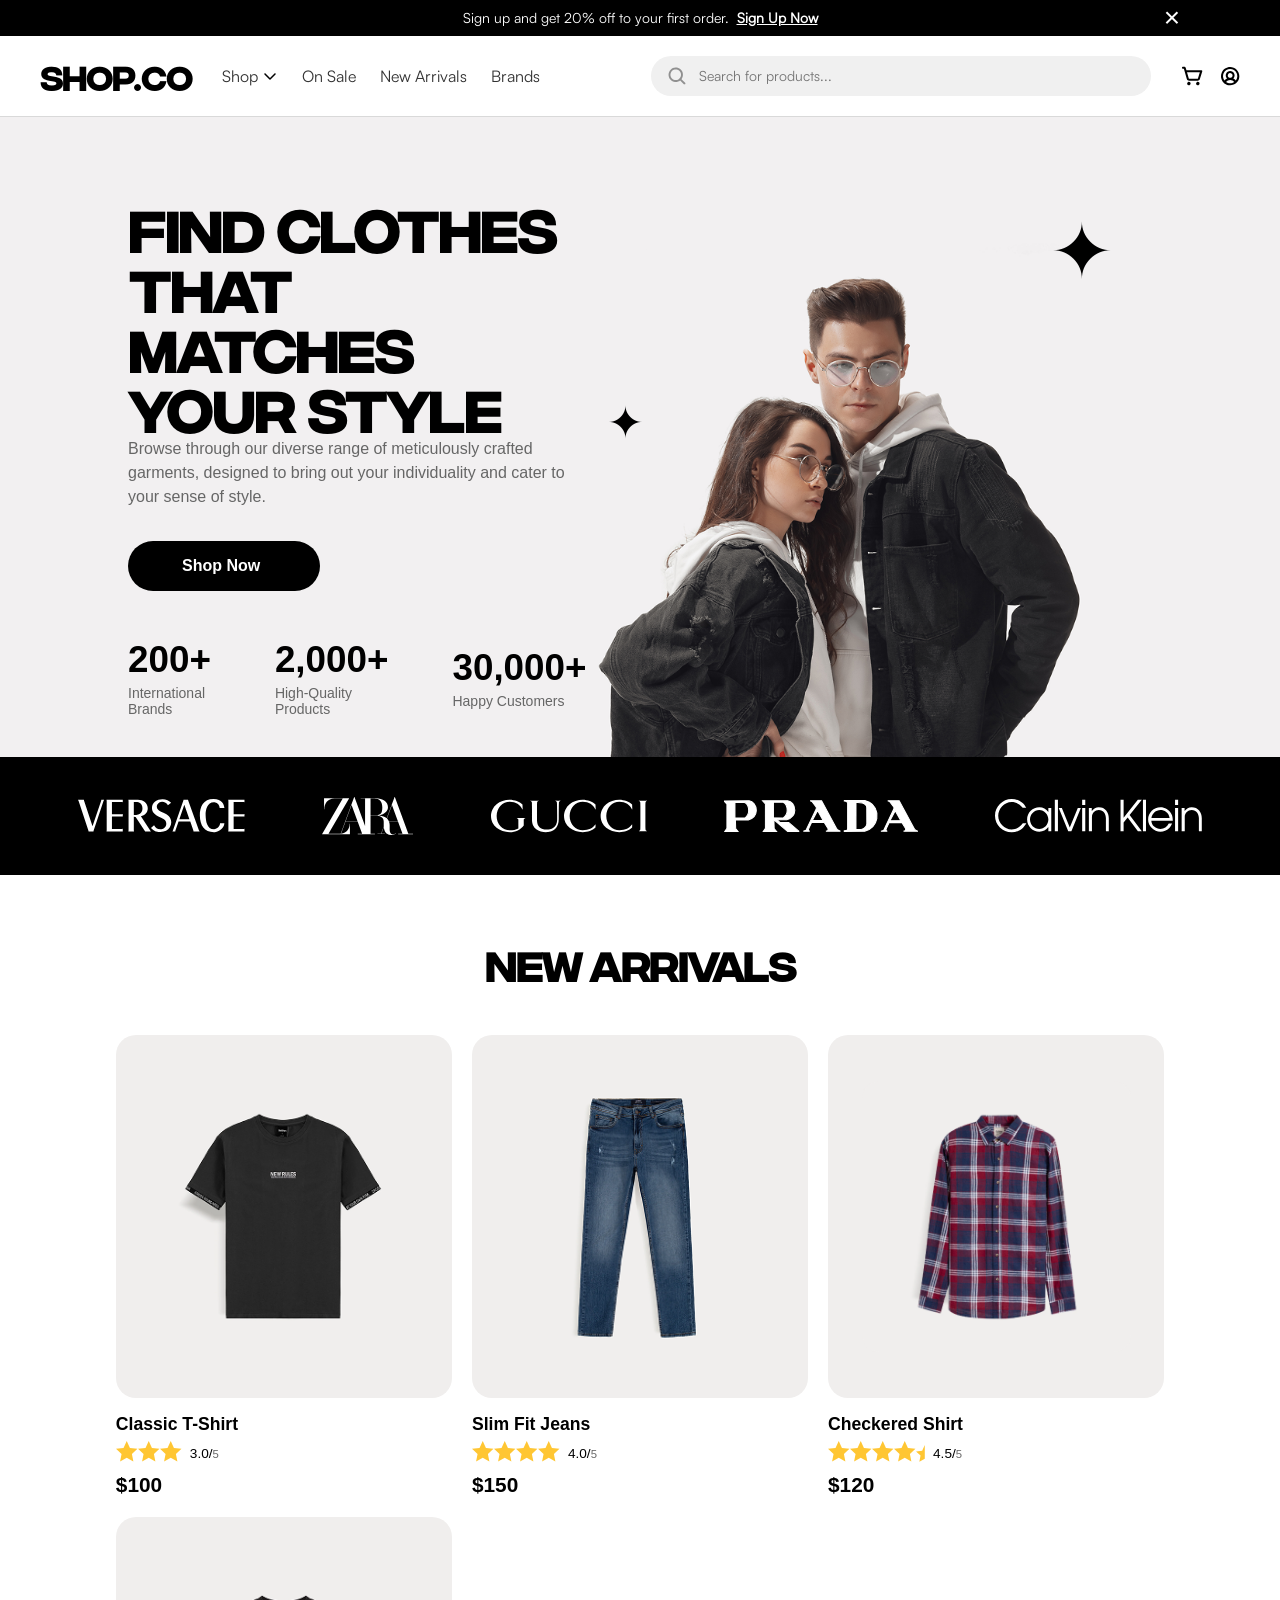
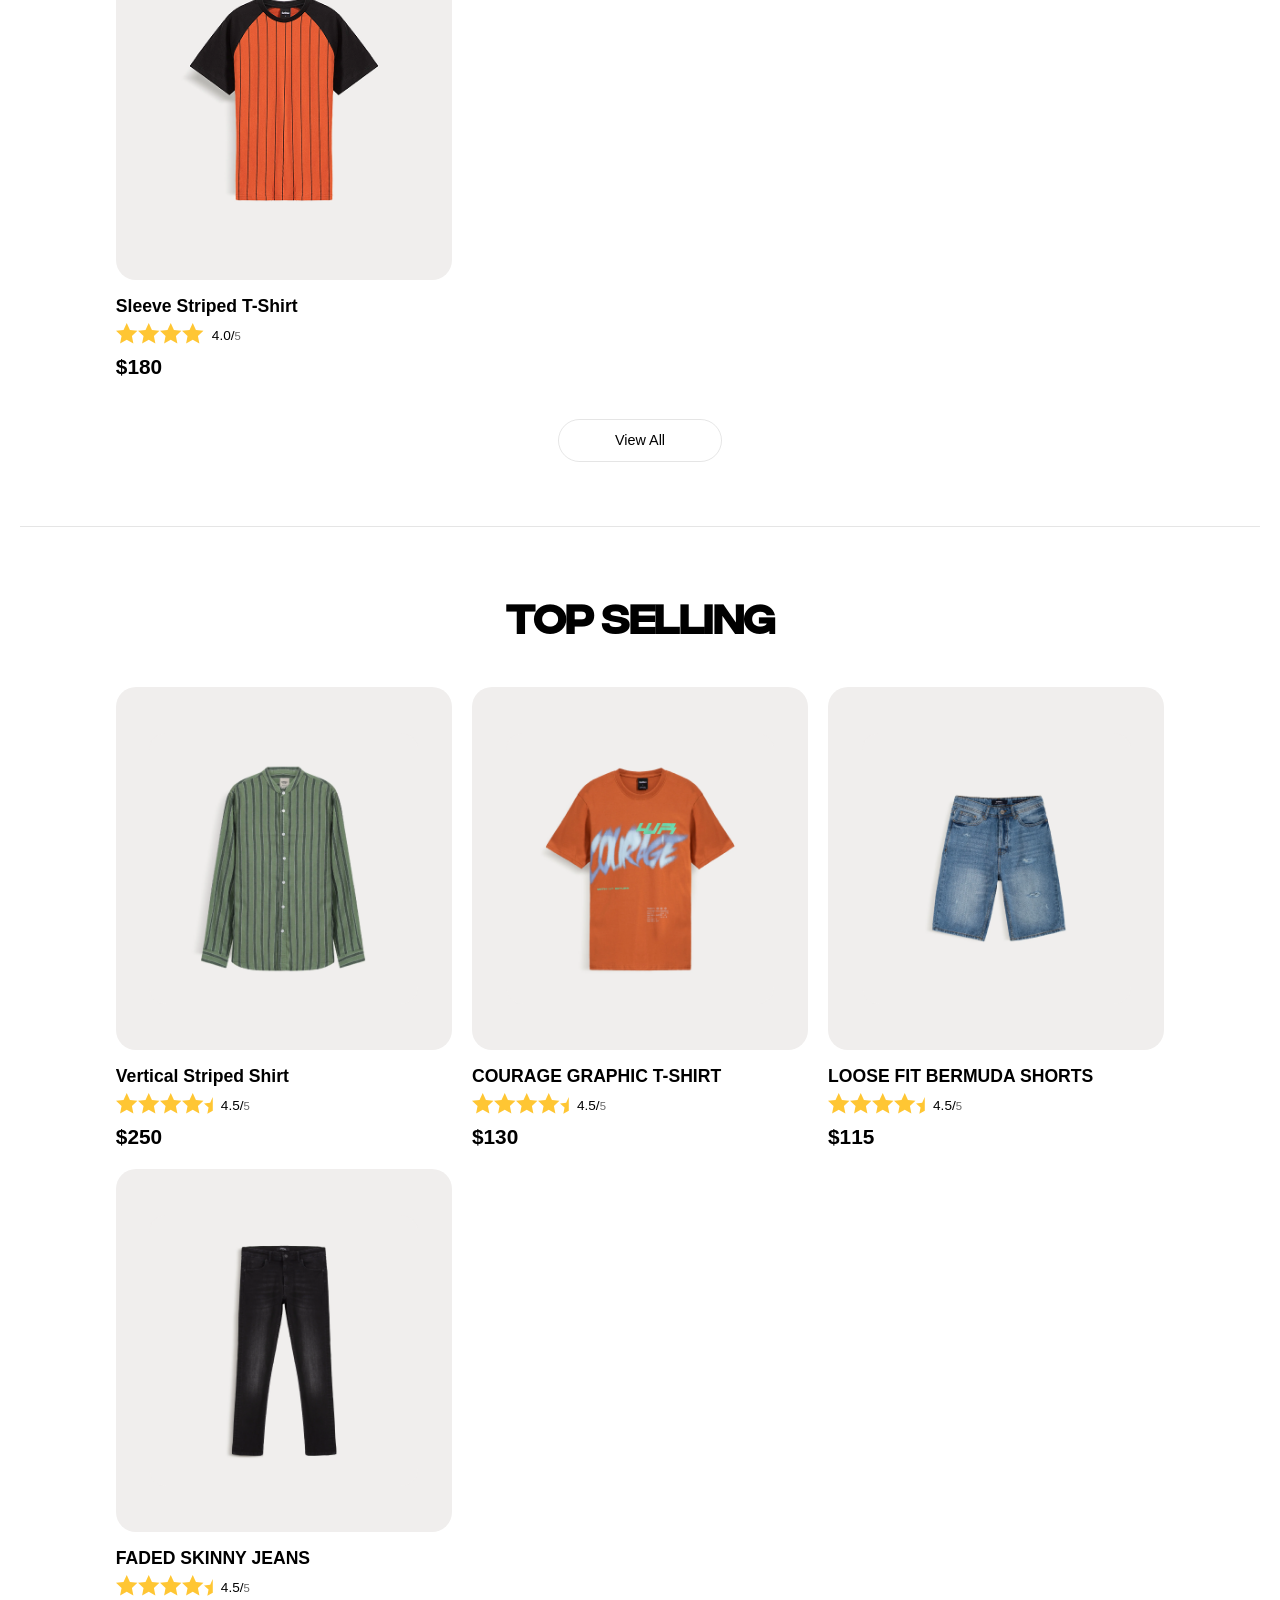
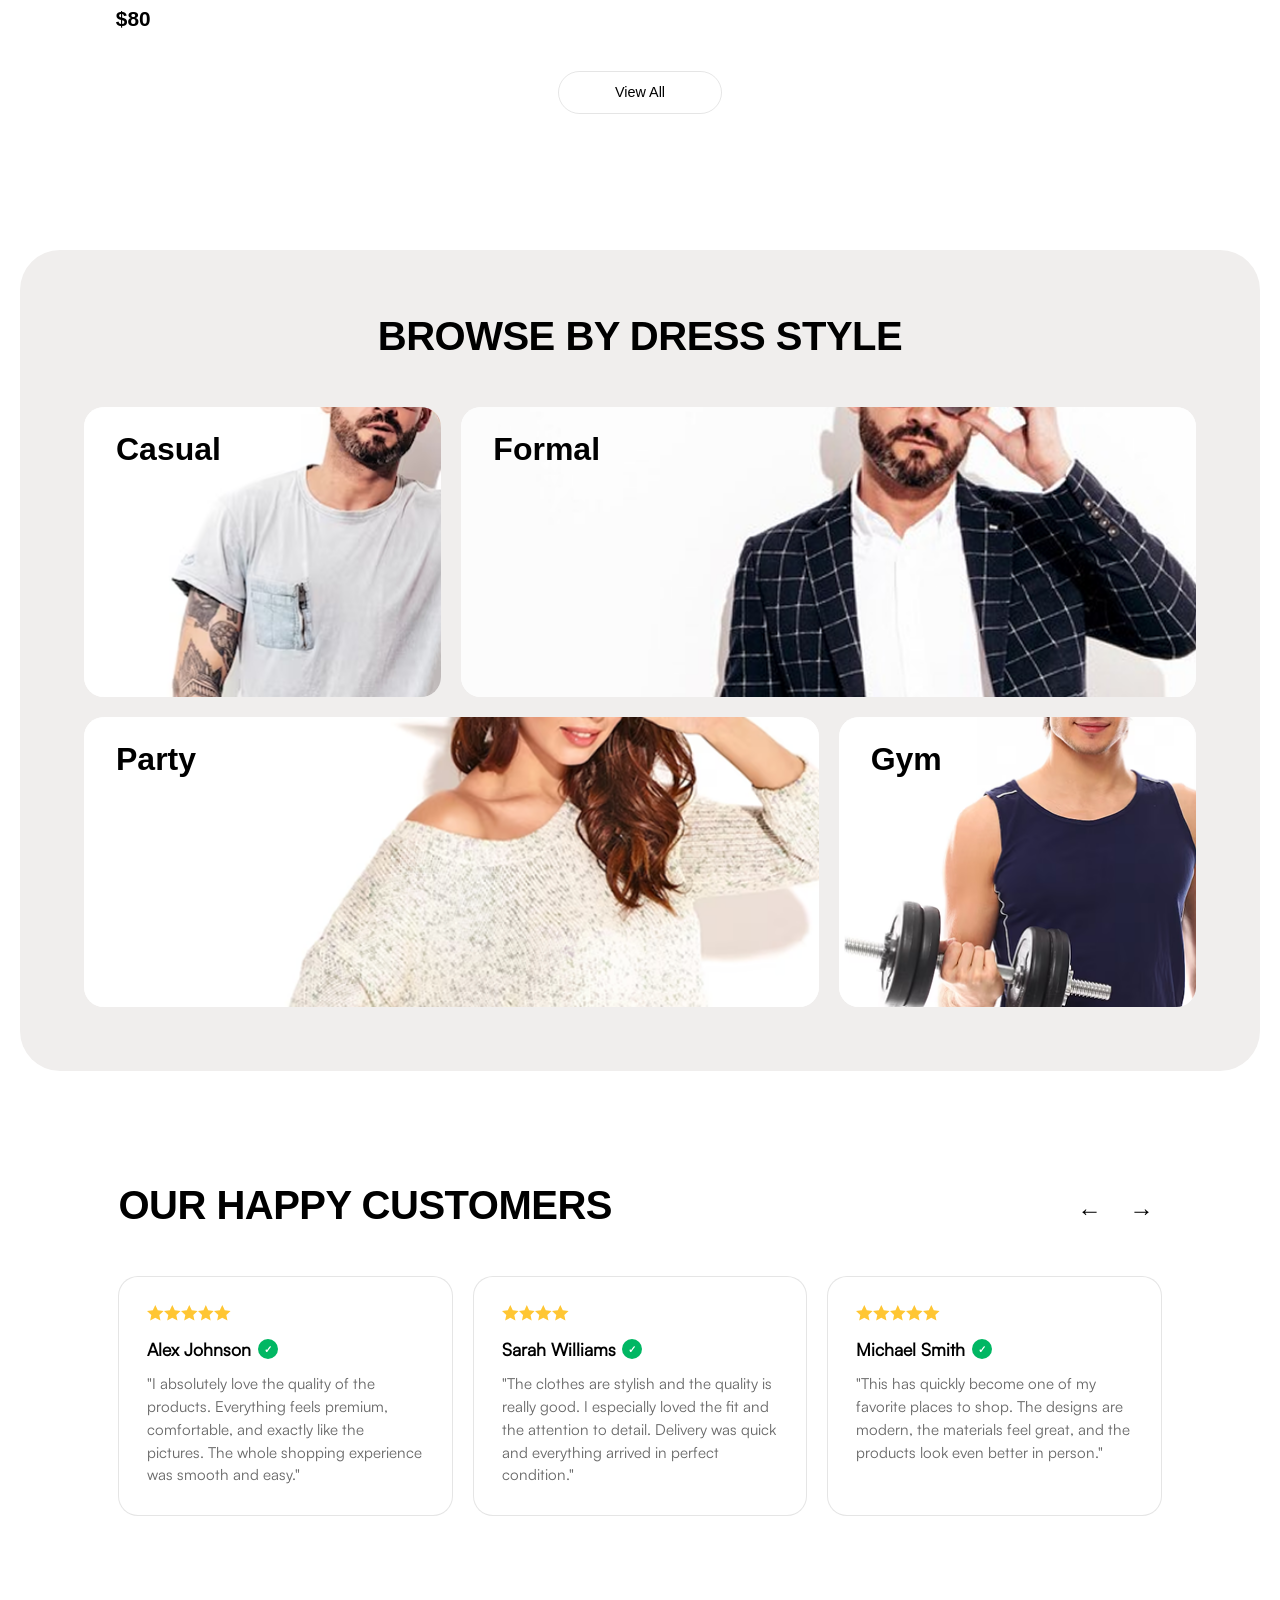
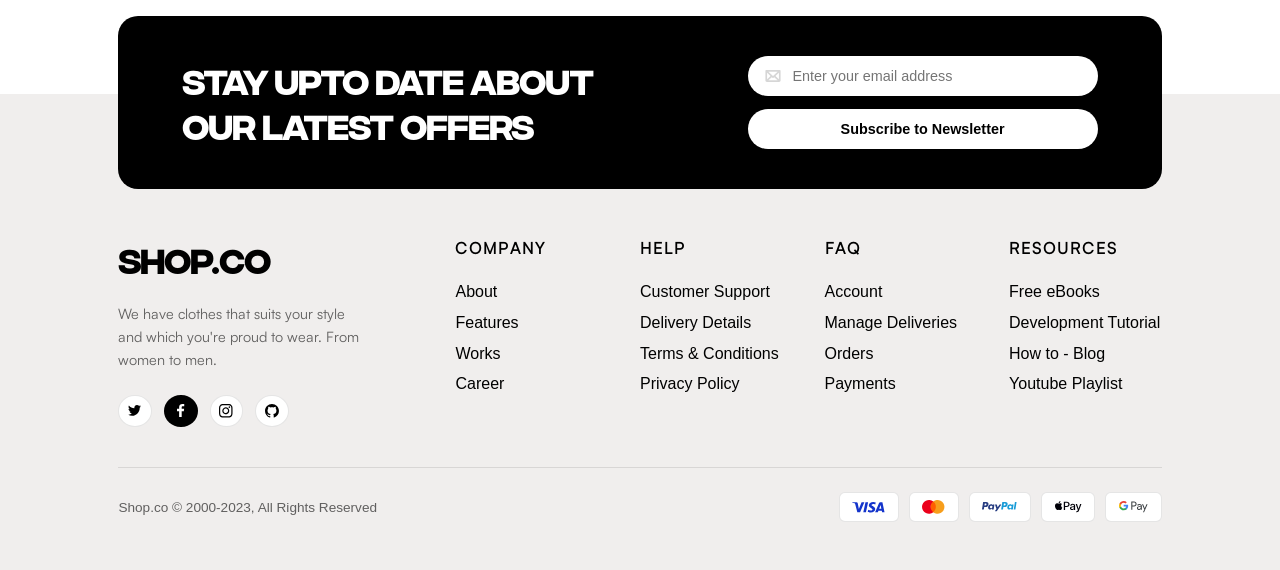
<file: index.html>
<!DOCTYPE html>
<html lang="en">

<head>
  <meta charset="UTF-8">
  <meta name="viewport" content="width=device-width, initial-scale=1.0">
  <title>SHOP.CO</title>
  <link rel="stylesheet" href="./css/style.css">
</head>

<body>

  <div class="top-banner">
    <p class="top-banner__text">
      Sign up and get 20% off to your first order.
      <a href="./login.html" class="top-banner__link">Sign Up Now</a>
    </p>
    <button class="top-banner__close" aria-label="Close banner">&times;</button>
  </div>

  <header class="header">
    <div class="header__container">
      <button class="header__hamburger" aria-label="Menu">
        <img src="./assets/icons/humburger.svg" class="header__hamburger-icon" alt="Menu">
      </button>


      <a href="#" class="header__logo">SHOP.CO</a>

      <nav class="header__nav">
        <ul class="header__menu">
          <li class="header__menu-item"><a href="#" class="header__link">Shop <img src="./assets/icons/down-arrow.svg"
                alt="search icon"></a></li>
          <li class="header__menu-item"><a href="#top-selling" class="header__link">On Sale</a></li>
          <li class="header__menu-item"><a href="#new-arrival" class="header__link">New Arrivals</a></li>
          <li class="header__menu-item"><a href="#brands" class="header__link">Brands</a></li>
        </ul>
      </nav>

      <div class="header__search">
        <span class="header__search-icon"><img src="./assets/icons/search-icon.svg" class="header__search-icon-image"
            alt="search icon"></span>
        <input type="text" class="header__search-input" placeholder="Search for products...">
      </div>

      <div class="header__actions">
        <a href="./cart.html" class="header__action-btn" aria-label="Cart"><img src="./assets/icons/cart-icon.svg"
            alt="cart icon" class="header__action-icon"></a>
        <div class="header__profile">
          <button class="header__action-btn" aria-label="Account">
            <img src="./assets/icons/user-icon.svg" alt="user" class="header__action-icon">
          </button>

          <div class="header__profile-dropdown">
            <a href="./profile.html" class="header__profile-link">
              Profile
            </a>

            <button class="header__logout-btn">
              Logout
            </button>
          </div>
        </div>
      </div>
    </div>
  </header>

  <section class="hero">
    <div class="hero__container">

      <div class="hero__content">
        <h1 class="hero__title">FIND CLOTHES<br>THAT MATCHES<br>YOUR STYLE</h1>

        <p class="hero__description">
          Browse through our diverse range of meticulously crafted garments, designed to bring out your individuality
          and cater to your sense of style.
        </p>

        <a href="#" class="hero__cta">Shop Now</a>

        <div class="hero__stats">
          <div class="hero__stat-item">
            <span class="hero__stat-number">200+</span>
            <span class="hero__stat-label">International Brands</span>
          </div>
          <div class="hero__stat-divider"></div>
          <div class="hero__stat-item">
            <span class="hero__stat-number">2,000+</span>
            <span class="hero__stat-label">High-Quality Products</span>
          </div>
          <div class="hero__stat-divider"></div>
          <div class="hero__stat-item">
            <span class="hero__stat-number">30,000+</span>
            <span class="hero__stat-label">Happy Customers</span>
          </div>
        </div>
      </div>

      <div class="hero__media">
        <span class="hero__star hero__star--large">&#10022;</span>
        <span class="hero__star hero__star--small">&#10022;</span>
        <img src="./assets/images/background-images/hero-bg.png" alt="Fashion Models" class="hero__image">
      </div>

    </div>
  </section>
  <section class="brands" id="brands">
    <div class="brands__container">
      <img src="./assets/icons/versace-icon.svg" alt="Versace" class="brands__logo">
      <img src="./assets/icons/zara-icon.svg" alt="Zara" class="brands__logo">
      <img src="./assets/icons/gucci-icon.svg" alt="Gucci" class="brands__logo">
      <img src="./assets/icons/prada-icon.svg" alt="Prada" class="brands__logo">
      <img src="./assets/icons/calvin-icon.svg" alt="Calvin Klein" class="brands__logo">
    </div>
  </section>

  <section class="products-section" id="new-arrival">

    <div class="products-container">
      <h2 class="products-section__title">NEW ARRIVALS</h2>

      <div class="products-grid" id="new-arrivals-grid">
      </div>

      <button class="products-section__btn" id="new-arrivals-btn">
        View All
      </button>
    </div>

    <hr class="products-section__divider" id="top-selling">

    <div class="products-container">
      <h2 class="products-section__title">TOP SELLING</h2>

      <div class="products-grid" id="top-selling-grid">
      </div>

      <button class="products-section__btn" id="top-selling-btn">
        View All
      </button>
    </div>

  </section>
  <section class="dress-style">
    <div class="dress-style__card">
      <h2 class="dress-style__title">BROWSE BY DRESS STYLE</h2>

      <div class="dress-style__grid">
        <div class="style-card style-card--small">
          <h3 class="style-card__title">Casual</h3>
          <img src="./assets/images/background-images/casual-1.png" alt="Casual Style" class="style-card__image">
        </div>
        <div class="style-card style-card--large">
          <h3 class="style-card__title">Formal</h3>
          <img src="./assets/images/background-images/formal-1.png" alt="Formal Style" class="style-card__image">
        </div>
        <div class="style-card style-card--large">
          <h3 class="style-card__title">Party</h3>
          <img src="./assets/images/background-images/party-1.png" alt="Party Style" class="style-card__image">
        </div>
        <div class="style-card style-card--small">
          <h3 class="style-card__title">Gym</h3>
          <img src="./assets/images/background-images/gym-1.png" alt="Gym Style" class="style-card__image">
        </div>
      </div>
    </div>
  </section>

  <section class="testimonials">
    <div class="testimonials__header">
      <h2 class="testimonials__title">OUR HAPPY CUSTOMERS</h2>
      <div class="testimonials__arrows">
        <button class="testimonials__arrow testimonials__arrow--prev" aria-label="Previous testimonial">&larr;</button>
        <button class="testimonials__arrow testimonials__arrow--next" aria-label="Next testimonial">&rarr;</button>
      </div>
    </div>

    <div class="testimonials__wrapper">
      <div class="testimonials__overlay testimonials__overlay--left"></div>

      <div class="testimonials__track"></div>

      <div class="testimonials__overlay testimonials__overlay--right"></div>
    </div>
  </section>

  <footer class="footer">
    <div class="footer__container">

      <div class="newsletter-card">
        <h2 class="newsletter-card__title">
          STAY UPTO DATE ABOUT<br>OUR LATEST OFFERS
        </h2>
        <div class="newsletter-card__form">
          <div class="newsletter-card__input-wrapper">
            <img src="./assets/icons/mail-icon.svg" alt="Mail Icon" class="input-icon">
            <input type="email" placeholder="Enter your email address" class="newsletter-card__input">
          </div>
          <button type="button" class="newsletter-card__btn">Subscribe to Newsletter</button>
        </div>
      </div>

      <div class="footer__main">
        <div class="footer__brand">
          <h2 class="footer__logo">SHOP.CO</h2>
          <p class="footer__desc">
            We have clothes that suits your style and which you're proud to wear. From women to men.
          </p>
          <div class="footer__socials">
            <a href="#" class="social-link" aria-label="Twitter">
              <img src="./assets/icons/twitter-icon.svg" alt="Twitter" class="social-icon">
            </a>
            <a href="#" class="social-link social-link--active" aria-label="Facebook">
              <img src="./assets/icons/facebook-icon.svg" alt="Facebook" class="social-icon">
            </a>
            <a href="#" class="social-link" aria-label="Instagram">
              <img src="./assets/icons/instagram-icon.svg" alt="Instagram" class="social-icon">
            </a>
            <a href="#" class="social-link" aria-label="GitHub">
              <img src="./assets/icons/github-icon.svg" alt="GitHub" class="social-icon">
            </a>
          </div>
        </div>

        <div class="footer__col">
          <h3 class="footer__col-title">COMPANY</h3>
          <ul class="footer__links">
            <li><a href="#">About</a></li>
            <li><a href="#">Features</a></li>
            <li><a href="#">Works</a></li>
            <li><a href="#">Career</a></li>
          </ul>
        </div>

        <div class="footer__col">
          <h3 class="footer__col-title">HELP</h3>
          <ul class="footer__links">
            <li><a class="footer__link" href="#">Customer Support</a></li>
            <li><a class="footer__link" href="#">Delivery Details</a></li>
            <li><a class="footer__link" href="#">Terms & Conditions</a></li>
            <li><a class="footer__link" href="#">Privacy Policy</a></li>
          </ul>
        </div>

        <div class="footer__col">
          <h3 class="footer__col-title">FAQ</h3>
          <ul class="footer__links">
            <li><a href="#">Account</a></li>
            <li><a href="#">Manage Deliveries</a></li>
            <li><a href="#">Orders</a></li>
            <li><a href="#">Payments</a></li>
          </ul>
        </div>

        <div class="footer__col">
          <h3 class="footer__col-title">RESOURCES</h3>
          <ul class="footer__links">
            <li><a href="#">Free eBooks</a></li>
            <li><a href="#">Development Tutorial</a></li>
            <li><a href="#">How to - Blog</a></li>
            <li><a href="#">Youtube Playlist</a></li>
          </ul>
        </div>
      </div>

      <hr class="footer__divider">

      <div class="footer__bottom">
        <p class="footer__copyright">
          Shop.co © 2000-2023, All Rights Reserved
        </p>
        <div class="footer__payments">
          <span class="payment-badge">
            <img src="./assets/icons/visa-icon.svg" alt="Visa" class="payment-icon">
          </span>
          <span class="payment-badge">
            <img src="./assets/icons/mastercard-icon.svg" alt="MasterCard" class="payment-icon">
          </span>
          <span class="payment-badge">
            <img src="./assets/icons/paypal-icon.svg" alt="PayPal" class="payment-icon">
          </span>
          <span class="payment-badge">
            <img src="./assets/icons/apple-pay-icon.svg" alt="Apple Pay" class="payment-icon">
          </span>
          <span class="payment-badge">
            <img src="./assets/icons/google-pay-icon.svg" alt="Google Pay" class="payment-icon">
          </span>
        </div>
      </div>

    </div>
  </footer>

</body>
<script src="./js/products.js" type="module"></script>

</html>
</file>
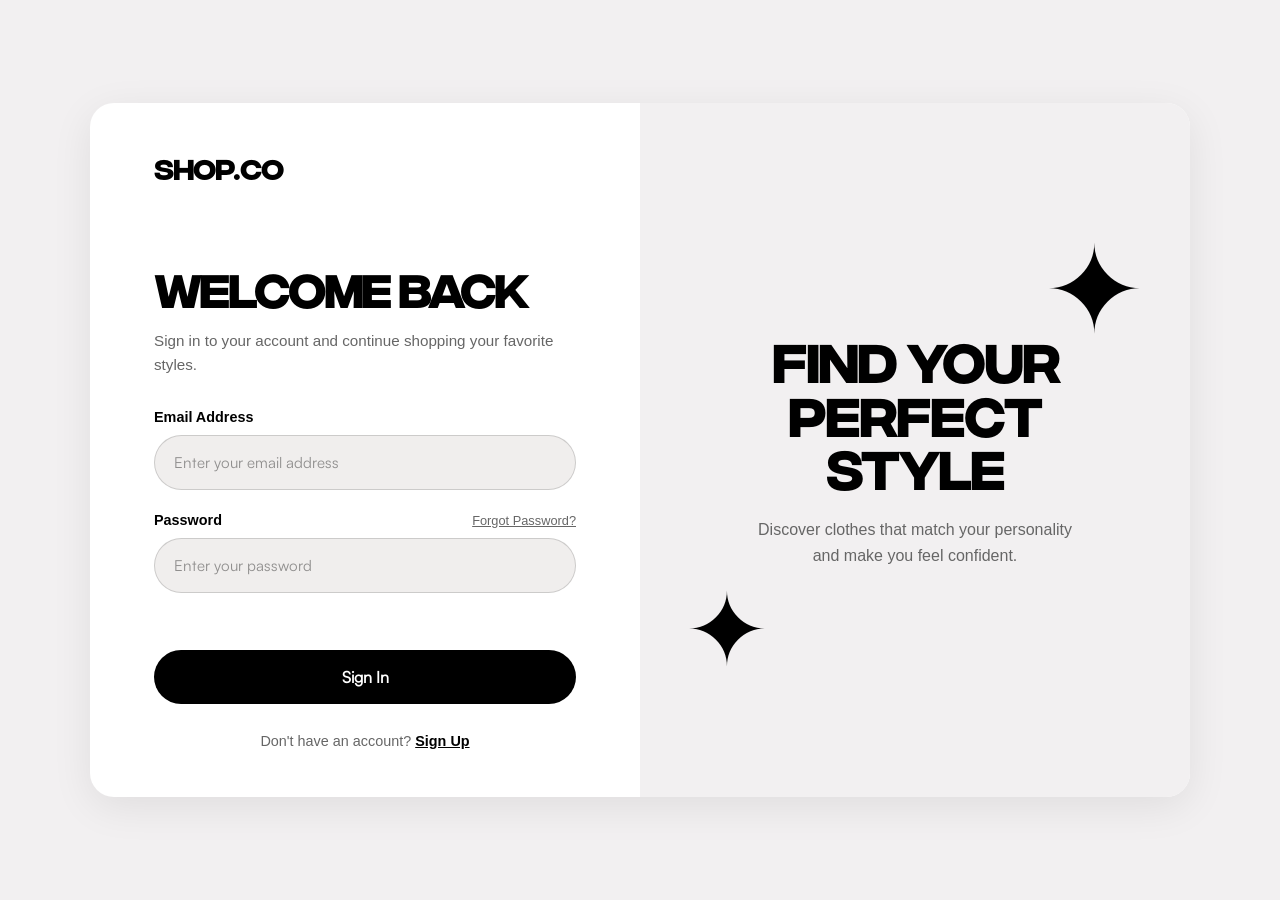
<file: cart.html>
<!DOCTYPE html>
<html lang="en">

<head>
    <meta charset="UTF-8">
    <meta name="viewport" content="width=device-width, initial-scale=1.0">
    <link rel="stylesheet" href="./css/style.css">
    <title>Cart Items</title>
</head>

<body>
    <div class="top-banner">
        <p class="top-banner__text">
            Sign up and get 20% off to your first order.
            <a href="./login.html" class="top-banner__link">Sign Up Now</a>
        </p>
        <button class="top-banner__close" aria-label="Close banner">&times;</button>
    </div>

    <header class="header">
        <div class="header__container">
            <button class="header__hamburger" aria-label="Menu">
                <img src="./assets/icons/humburger.svg" alt="Menu">
            </button>
            <a href="./index.html" class="header__logo">SHOP.CO</a>

            <nav class="header__nav">
                <ul class="header__menu">
                    <li class="header__menu-item"><a href="#" class="header__link">Shop <img
                                src="./assets/icons/down-arrow.svg" alt="search icon"></a></li>
                    <li class="header__menu-item"><a href="#" class="header__link">On Sale</a></li>
                    <li class="header__menu-item"><a href="#" class="header__link">New Arrivals</a></li>
                    <li class="header__menu-item"><a href="#" class="header__link">Brands</a></li>
                </ul>
            </nav>

            <div class="header__search">
                <span class="header__search-icon"><img src="./assets/icons/search-icon.svg" alt="search icon"></span>
                <input type="text" class="header__search-input" placeholder="Search for products...">
            </div>

            <div class="header__actions">
                <a href="./cart.html" class="header__action-btn" aria-label="Cart"><img
                        src="./assets/icons/cart-icon.svg" alt="cart icon"></a>
                <a class="header__action-btn" aria-label="Account"><img src="./assets/icons/user-icon.svg"
                        alt="user"></a>
            </div>
        </div>
    </header>
    <main class="cart-page">
        <div class="cart-page__container">

            <nav class="breadcrumb">
                <a href="#" class="breadcrumb__link">Home</a>
                <span class="breadcrumb__separator">&gt;</span>
                <span class="breadcrumb__current">Cart</span>
            </nav>

            <h1 class="cart-page__title">YOUR CART</h1>

            <div class="cart-layout">
                <div class="cart-items" id="cart-items"></div>

                <div class="order-summary">
                    <h2 class="order-summary__title">Order Summary</h2>

                    <div class="order-summary__row">
                        <span class="order-summary__label">Subtotal</span>
                        <span class="order-summary__value" id="summary-subtotal">$0</span>
                    </div>

                    <div class="order-summary__row">
                        <span class="order-summary__label" id="summary-discount-label">Discount (-0%)</span>
                        <span class="order-summary__value order-summary__value--discount"
                            id="summary-discount">-$0</span>
                    </div>

                    <div class="order-summary__row">
                        <span class="order-summary__label">Delivery Fee</span>
                        <span class="order-summary__value" id="summary-delivery">$15</span>
                    </div>

                    <hr class="order-summary__divider">

                    <div class="order-summary__row order-summary__row--total">
                        <span class="order-summary__label">Total</span>
                        <span class="order-summary__value" id="summary-total">$0</span>
                    </div>

                    <div class="promo-box">
                        <div class="promo-box__input-wrap">
                            <img class="promo-box__icon" src="./assets/icons/discount.svg" alt="discount" />
                            <input type="text" class="promo-box__input" id="promo-input" placeholder="Add promo code">
                        </div>
                        <button type="button" class="promo-box__btn" id="promo-apply-btn">Apply</button>
                    </div>

                    <button type="button" class="checkout-btn" id="checkout-btn">
                        Go to Checkout
                        <img class="checkout-btn__arrow" src="./assets/icons/right-white.svg" alt="Right Icon">
                    </button>

                </div>
            </div>

        </div>
    </main>

    <footer class="footer">
        <div class="footer__container">

            <div class="newsletter-card">
                <h2 class="newsletter-card__title">
                    STAY UPTO DATE ABOUT<br>OUR LATEST OFFERS
                </h2>
                <div class="newsletter-card__form">
                    <div class="newsletter-card__input-wrapper">
                        <img src="./assets/icons/mail-icon.svg" alt="Mail Icon" class="input-icon">
                        <input type="email" placeholder="Enter your email address" class="newsletter-card__input">
                    </div>
                    <button type="button" class="newsletter-card__btn">Subscribe to Newsletter</button>
                </div>
            </div>

            <div class="footer__main">
                <div class="footer__brand">
                    <h2 class="footer__logo">SHOP.CO</h2>
                    <p class="footer__desc">
                        We have clothes that suits your style and which you're proud to wear. From women to men.
                    </p>
                    <div class="footer__socials">
                        <a href="#" class="social-link" aria-label="Twitter">
                            <img src="./assets/icons/twitter-icon.svg" alt="Twitter" class="social-icon">
                        </a>
                        <a href="#" class="social-link social-link--active" aria-label="Facebook">
                            <img src="./assets/icons/facebook-icon.svg" alt="Facebook" class="social-icon">
                        </a>
                        <a href="#" class="social-link" aria-label="Instagram">
                            <img src="./assets/icons/instagram-icon.svg" alt="Instagram" class="social-icon">
                        </a>
                        <a href="#" class="social-link" aria-label="GitHub">
                            <img src="./assets/icons/github-icon.svg" alt="GitHub" class="social-icon">
                        </a>
                    </div>
                </div>

                <div class="footer__col">
                    <h3 class="footer__col-title">COMPANY</h3>
                    <ul class="footer__links">
                        <li><a href="#">About</a></li>
                        <li><a href="#">Features</a></li>
                        <li><a href="#">Works</a></li>
                        <li><a href="#">Career</a></li>
                    </ul>
                </div>

                <div class="footer__col">
                    <h3 class="footer__col-title">HELP</h3>
                    <ul class="footer__links">
                        <li><a href="#">Customer Support</a></li>
                        <li><a href="#">Delivery Details</a></li>
                        <li><a href="#">Terms & Conditions</a></li>
                        <li><a href="#">Privacy Policy</a></li>
                    </ul>
                </div>

                <div class="footer__col">
                    <h3 class="footer__col-title">FAQ</h3>
                    <ul class="footer__links">
                        <li><a href="#">Account</a></li>
                        <li><a href="#">Manage Deliveries</a></li>
                        <li><a href="#">Orders</a></li>
                        <li><a href="#">Payments</a></li>
                    </ul>
                </div>

                <div class="footer__col">
                    <h3 class="footer__col-title">RESOURCES</h3>
                    <ul class="footer__links">
                        <li><a href="#">Free eBooks</a></li>
                        <li><a href="#">Development Tutorial</a></li>
                        <li><a href="#">How to - Blog</a></li>
                        <li><a href="#">Youtube Playlist</a></li>
                    </ul>
                </div>
            </div>

            <hr class="footer__divider">

            <div class="footer__bottom">
                <p class="footer__copyright">
                    Shop.co © 2000-2023, All Rights Reserved
                </p>
                <div class="footer__payments">
                    <span class="payment-badge">
                        <img src="./assets/icons/visa-icon.svg" alt="Visa" class="payment-icon">
                    </span>
                    <span class="payment-badge">
                        <img src="./assets/icons/mastercard-icon.svg" alt="MasterCard" class="payment-icon">
                    </span>
                    <span class="payment-badge">
                        <img src="./assets/icons/paypal-icon.svg" alt="PayPal" class="payment-icon">
                    </span>
                    <span class="payment-badge">
                        <img src="./assets/icons/apple-pay-icon.svg" alt="Apple Pay" class="payment-icon">
                    </span>
                    <span class="payment-badge">
                        <img src="./assets/icons/google-pay-icon.svg" alt="Google Pay" class="payment-icon">
                    </span>
                </div>
            </div>

        </div>
    </footer>

    <script src="./js/cart.js" type="module"></script>
</body>

</html>
</file>
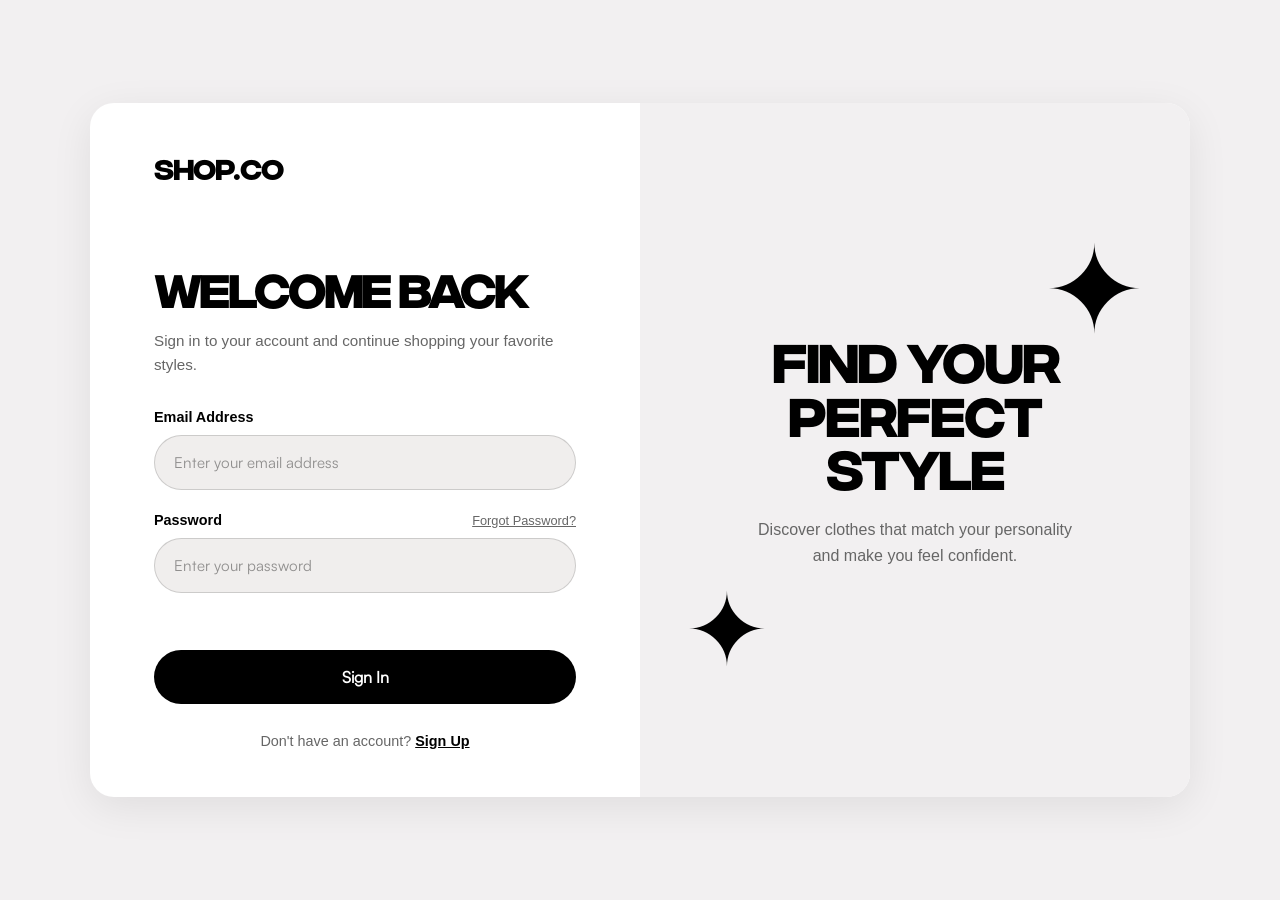
<file: login.html>
<!DOCTYPE html>
<html lang="en">

<head>
    <meta charset="UTF-8">
    <meta name="viewport" content="width=device-width, initial-scale=1.0">
    <title>SHOP.CO - Sign In</title>
    <link rel="stylesheet" href="./css/style.css">
</head>

<body>
    <main class="login">
        <div class="login__container">
            <div class="login__content">
                <div class="login__brand">
                    SHOP.CO
                </div>
                <div class="login__header">
                    <h1 class="login__title">
                        WELCOME BACK
                    </h1>
                    <p class="login__description">
                        Sign in to your account and continue shopping
                        your favorite styles.
                    </p>
                </div>
                <form class="login__form" id="login-form">
                    <div class="login__field">
                        <label for="email" class="login__label">
                            Email Address
                        </label>
                        <input type="email" id="email" name="email" class="login__input"
                            placeholder="Enter your email address" required>
                    </div>
                    <div class="login__field">
                        <div class="login__label-row">
                            <label for="password" class="login__label">
                                Password
                            </label>
                            <a href="#" class="login__forgot">
                                Forgot Password?
                            </a>
                        </div>
                        <input type="password" id="password" name="password" class="login__input"
                            placeholder="Enter your password" required>
                    </div>
                    <p class="login__error" id="login-error" aria-live="polite"></p>
                    <button type="submit" class="login__button">
                        Sign In
                    </button>
                </form>
                <p class="login__signup">
                    Don't have an account?
                    <a href="#" class="login__signup-link">
                        Sign Up
                    </a>
                </p>
            </div>
            <div class="login__visual">
                <div class="login__visual-content">
                    <span class="login__star login__star--large">
                        ✦
                    </span>
                    <h2 class="login__visual-title">
                        FIND YOUR
                        <br>
                        PERFECT STYLE
                    </h2>
                    <p class="login__visual-description">
                        Discover clothes that match your
                        personality and make you feel confident.
                    </p>
                    <span class="login__star login__star--small">
                        ✦
                    </span>
                </div>
            </div>
        </div>
    </main>
    <script src="./js/auth.js"></script>

</body>

</html>
</file>
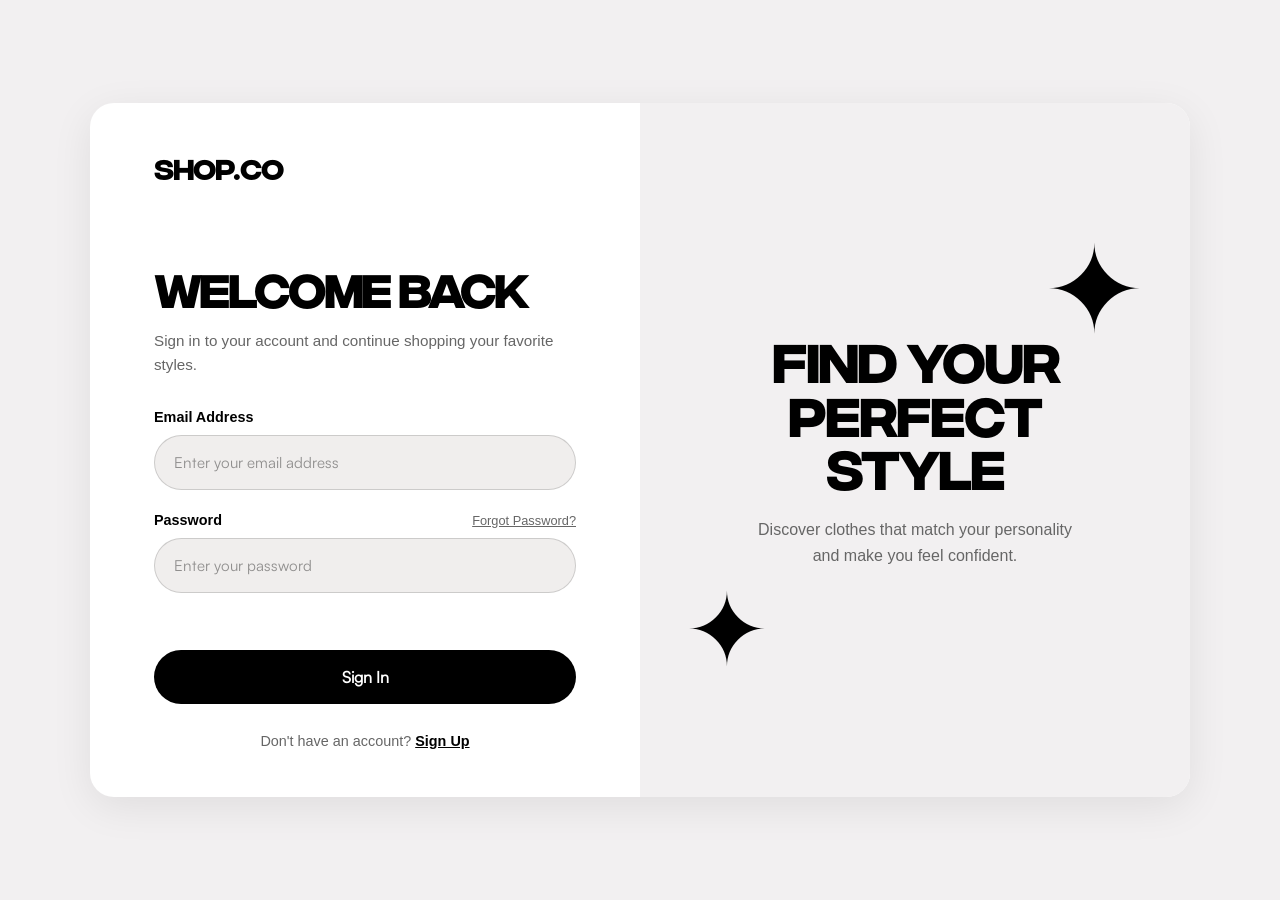
<file: productDetail.html>
<!DOCTYPE html>
<html lang="en">

<head>
    <meta charset="UTF-8">
    <meta name="viewport" content="width=device-width, initial-scale=1.0">
    <link rel="stylesheet" href="./css/style.css">
    <title>Product Detail</title>
</head>

<body>
    <div class="top-banner">
        <p class="top-banner__text">
            Sign up and get 20% off to your first order.
            <a href="./login.html" class="top-banner__link">Sign Up Now</a>
        </p>
        <button class="top-banner__close" aria-label="Close banner">&times;</button>
    </div>

    <header class="header">
        <div class="header__container">
            <button class="header__hamburger" aria-label="Menu">
                <img src="./assets/icons/humburger.svg" alt="Menu">
            </button>
            <a href="./index.html"" class=" header__logo">SHOP.CO</a>

            <nav class="header__nav">
                <ul class="header__menu">
                    <li class="header__menu-item"><a href="#" class="header__link">Shop <img
                                src="./assets/icons/down-arrow.svg" alt="search icon"></a></li>
                    <li class="header__menu-item"><a href="#" class="header__link">On Sale</a></li>
                    <li class="header__menu-item"><a href="#" class="header__link">New Arrivals</a></li>
                    <li class="header__menu-item"><a href="#" class="header__link">Brands</a></li>
                </ul>
            </nav>

            <div class="header__search">
                <span class="header__search-icon"><img src="./assets/icons/search-icon.svg" alt="search icon"></span>
                <input type="text" class="header__search-input" placeholder="Search for products...">
            </div>

            <div class="header__actions">
                <a href="./cart.html" class="header__action-btn" aria-label="Cart"><img
                        src="./assets/icons/cart-icon.svg" alt="cart icon"></a>
                <a href="#" class="header__action-btn" aria-label="Account"><img src="./assets/icons/user-icon.svg"
                        alt="user"></a>
            </div>
        </div>
    </header>
    <main class="product-page">
        <div class="product-page__container">
            <nav class="breadcrumb">
                <a href="#">Home</a>
                <span class="breadcrumb__separator">&gt;</span>
                <a href="#">Shop</a>
                <span class="breadcrumb__separator">&gt;</span>
                <a href="#">Men</a>
                <span class="breadcrumb__separator">&gt;</span>
                <span class="breadcrumb__current">T-shirts</span>
            </nav>

            <div class="product-detail">
                <div class="product-gallery">
                    <div class="product-gallery__thumbnails">
                    </div>
                    <div class="product-gallery__main">
                        <img src="" alt="Main Product" class="product-gallery__main-image">
                    </div>
                </div>
                <div class="product-detail__info">
                    <h1 class="product-detail__title">ONE LIFE GRAPHIC T-SHIRT</h1>
                    <div class="product-detail__rating">
                        <div class="product-detail__stars"></div>
                        <span class="product-detail__rating-score">0/5</span>
                    </div>

                    <div class="product-detail__price">
                        <span class="price-current">$0</span>
                        <span class="price-original">$0</span>
                        <span class="price-discount">-0%</span>
                    </div>

                    <p class="product-detail__desc"></p>

                    <hr class="divider">

                    <div class="product-detail__colors">
                        <span class="section-label">Select Colors</span>
                        <div class="color-options">
                            <button type="button" class="color-option color-option--selected"
                                aria-label="Olive Green"></button>
                            <button type="button" class="color-option" aria-label="Teal Green"></button>
                            <button type="button" class="color-option" aria-label="Navy Blue"></button>
                        </div>
                    </div>

                    <hr class="divider">

                    <div class="product-detail__sizes">
                        <span class="section-label">Choose Size</span>
                        <div class="size-options">
                            <button type="button" class="size-btn" data-size="Small">Small</button>
                            <button type="button" class="size-btn" data-size="Medium">Medium</button>
                            <button type="button" class="size-btn size-btn--selected" data-size="Large">Large</button>
                            <button type="button" class="size-btn" data-size="X-Large">X-Large</button>
                        </div>
                    </div>

                    <hr class="divider">

                    <div class="product-detail__actions">
                        <div class="quantity-stepper">
                            <button type="button" class="quantity-stepper__btn btn-minus">-</button>
                            <span class="qty-val">1</span>
                            <button type="button" class="quantity-stepper__btn btn-plus">+</button>
                        </div>
                        <button type="button" class="add-to-cart-btn">Add to Cart</button>
                    </div>

                </div>
            </div>

        </div>
    </main>
    <section class="reviews-section">
        <div class="reviews-section__tabs">
            <button class="reviews-section__tab">Product Details</button>
            <button class="reviews-section__tab reviews-section__tab--active">Rating & Reviews</button>
            <button class="reviews-section__tab">FAQs</button>
        </div>

        <div class="reviews-section__header">
            <h2 class="reviews-section__title">
                All Reviews <span class="reviews-section__count">(0)</span>
            </h2>
            <div class="reviews-section__controls">
                <button class="reviews-section__filter-btn" aria-label="Filter"></button>
                <select class="reviews-section__sort-select">
                    <option value="latest">Latest</option>
                    <option value="oldest">Oldest</option>
                    <option value="highest">Highest Rating</option>
                </select>
                <button class="reviews-section__write-btn">Write a Review</button>
            </div>
        </div>

        <div class="reviews-section__grid"></div>

        <div class="reviews-section__footer">
            <button class="reviews-section__load-btn">Load More Reviews</button>
        </div>
    </section>
    <section class="products-section" id="new-arrival">

        <div class="products-container">
            <h2 class="products-section__title">YOU MIGHT ALSO LIKE</h2>

            <div class="products-grid" id="new-arrivals-grid">
            </div>

            <button class="products-section__btn" id="new-arrivals-btn">
                View All
            </button>
        </div>

    </section>
    <footer class="footer">
        <div class="footer__container">

            <div class="newsletter-card">
                <h2 class="newsletter-card__title">
                    STAY UPTO DATE ABOUT<br>OUR LATEST OFFERS
                </h2>
                <div class="newsletter-card__form">
                    <div class="newsletter-card__input-wrapper">
                        <img src="./assets/icons/mail-icon.svg" alt="Mail Icon" class="input-icon">
                        <input type="email" placeholder="Enter your email address" class="newsletter-card__input">
                    </div>
                    <button type="button" class="newsletter-card__btn">Subscribe to Newsletter</button>
                </div>
            </div>

            <div class="footer__main">
                <div class="footer__brand">
                    <h2 class="footer__logo">SHOP.CO</h2>
                    <p class="footer__desc">
                        We have clothes that suits your style and which you're proud to wear. From women to men.
                    </p>
                    <div class="footer__socials">
                        <a href="#" class="social-link" aria-label="Twitter">
                            <img src="./assets/icons/twitter-icon.svg" alt="Twitter" class="social-icon">
                        </a>
                        <a href="#" class="social-link social-link--active" aria-label="Facebook">
                            <img src="./assets/icons/facebook-icon.svg" alt="Facebook" class="social-icon">
                        </a>
                        <a href="#" class="social-link" aria-label="Instagram">
                            <img src="./assets/icons/instagram-icon.svg" alt="Instagram" class="social-icon">
                        </a>
                        <a href="#" class="social-link" aria-label="GitHub">
                            <img src="./assets/icons/github-icon.svg" alt="GitHub" class="social-icon">
                        </a>
                    </div>
                </div>

                <div class="footer__col">
                    <h3 class="footer__col-title">COMPANY</h3>
                    <ul class="footer__links">
                        <li><a href="#">About</a></li>
                        <li><a href="#">Features</a></li>
                        <li><a href="#">Works</a></li>
                        <li><a href="#">Career</a></li>
                    </ul>
                </div>

                <div class="footer__col">
                    <h3 class="footer__col-title">HELP</h3>
                    <ul class="footer__links">
                        <li><a href="#">Customer Support</a></li>
                        <li><a href="#">Delivery Details</a></li>
                        <li><a href="#">Terms & Conditions</a></li>
                        <li><a href="#">Privacy Policy</a></li>
                    </ul>
                </div>

                <div class="footer__col">
                    <h3 class="footer__col-title">FAQ</h3>
                    <ul class="footer__links">
                        <li><a href="#">Account</a></li>
                        <li><a href="#">Manage Deliveries</a></li>
                        <li><a href="#">Orders</a></li>
                        <li><a href="#">Payments</a></li>
                    </ul>
                </div>

                <div class="footer__col">
                    <h3 class="footer__col-title">RESOURCES</h3>
                    <ul class="footer__links">
                        <li><a href="#">Free eBooks</a></li>
                        <li><a href="#">Development Tutorial</a></li>
                        <li><a href="#">How to - Blog</a></li>
                        <li><a href="#">Youtube Playlist</a></li>
                    </ul>
                </div>
            </div>

            <hr class="footer__divider">

            <div class="footer__bottom">
                <p class="footer__copyright">
                    Shop.co © 2000-2023, All Rights Reserved
                </p>
                <div class="footer__payments">
                    <span class="payment-badge">
                        <img src="./assets/icons/visa-icon.svg" alt="Visa" class="payment-icon">
                    </span>
                    <span class="payment-badge">
                        <img src="./assets/icons/mastercard-icon.svg" alt="MasterCard" class="payment-icon">
                    </span>
                    <span class="payment-badge">
                        <img src="./assets/icons/paypal-icon.svg" alt="PayPal" class="payment-icon">
                    </span>
                    <span class="payment-badge">
                        <img src="./assets/icons/apple-pay-icon.svg" alt="Apple Pay" class="payment-icon">
                    </span>
                    <span class="payment-badge">
                        <img src="./assets/icons/google-pay-icon.svg" alt="Google Pay" class="payment-icon">
                    </span>
                </div>
            </div>

        </div>
    </footer>

    <script src="./js/product-details.js" type="module"></script>
</body>

</html>
</file>
<file: css/style.css>
@charset "UTF-8";
* {
  margin: 0;
  padding: 0;
  box-sizing: border-box;
}

@font-face {
  font-family: "Satoshi";
  src: url("../css/fonts/satoshi/Satoshi-Regular.otf") format(opentype);
}
@font-face {
  font-family: "Integral CF";
  src: url("../css/fonts/integral-cf-font-family/integralcf-regular.otf") format(opentype);
}
html {
  scroll-behavior: smooth;
}

body {
  font-family: Arial, Helvetica, sans-serif;
  color: #000000;
  background-color: #ffffff;
  scroll-behavior: smooth;
}

a {
  text-decoration: none;
  color: inherit;
}

ul {
  list-style: none;
}

.top-banner {
  background-color: #000;
  font-size: 0.875rem;
  padding: 0.5625rem 1rem;
  display: flex;
  justify-content: center;
  align-items: center;
  position: relative;
}

.top-banner__text {
  font-family: "Satoshi";
  text-align: center;
  color: #fff;
}

.top-banner__link {
  text-decoration: underline;
  font-weight: bold;
  margin-left: 0.25rem;
  color: #fff;
}

.top-banner__close {
  position: absolute;
  right: 6.25rem;
  background: none;
  border: none;
  color: #fff;
  font-size: 2em;
  cursor: pointer;
}

.header {
  width: 100%;
  background-color: #fff;
  border-bottom: 0.0625rem solid rgba(0, 0, 0, 0.15);
  position: relative;
}

.header__container {
  width: 100%;
  max-width: 90rem;
  min-height: 5rem;
  margin: 0 auto;
  padding: 1.25rem 2.5rem;
  display: flex;
  align-items: center;
  gap: 1.875rem;
}

.header__hamburger {
  display: none;
  width: 100%;
  max-width: 1.5rem;
  height: 100%;
  max-height: 1.5rem;
  padding: 0;
  margin: 0;
  border: none;
  background: transparent;
  cursor: pointer;
  flex-shrink: 0;
}

.header__hamburger-icon {
  display: block;
  width: 100%;
  height: 100%;
  object-fit: contain;
}

.header__logo {
  font-family: "Integral CF";
  font-weight: 700;
  font-size: 2rem;
  line-height: 1;
  color: #000;
  white-space: nowrap;
  text-decoration: none;
  flex-shrink: 0;
}

.header__nav {
  flex-shrink: 0;
}

.header__menu {
  display: flex;
  align-items: center;
  gap: 1.5rem;
  list-style: none;
  margin: 0;
  padding: 0;
}

.header__menu-item {
  font-family: "Satoshi";
  font-weight: 400;
}

.header__link {
  display: flex;
  align-items: center;
  gap: 0.25rem;
  font-size: 1rem;
  color: #333;
  white-space: nowrap;
  text-decoration: none;
}

.header__search {
  flex: 1;
  max-width: 31.25rem;
  margin-left: auto;
  display: flex;
  align-items: center;
  background-color: #f0f0f0;
  border-radius: 64px;
  padding: 0.625rem 1rem;
  gap: 0.75rem;
}

.header__search-icon {
  display: flex;
  align-items: center;
  justify-content: center;
  flex-shrink: 0;
}

.header__search-icon-image {
  width: 100%;
  height: 100%;
  max-width: 1.25rem;
  max-height: 1.25rem;
  display: block;
}

.header__search-input {
  width: 100%;
  border: none;
  outline: none;
  background: transparent;
  font-size: 0.875rem;
  font-family: "Satoshi";
  color: #333;
}

.header__actions {
  display: flex;
  align-items: center;
  gap: 1rem;
  flex-shrink: 0;
}

.header__action-btn {
  display: flex;
  align-items: center;
  justify-content: center;
  width: 100%;
  max-width: 1.5rem;
  height: 100%;
  max-height: 1.5rem;
  padding: 0;
  border: none;
  background: none;
  cursor: pointer;
  text-decoration: none;
  position: relative;
}

.header__action-icon {
  width: 100%;
  height: 100%;
  max-width: 1.375rem;
  max-height: 1.375rem;
  display: block;
}

@media (max-width: 830px) {
  .header__container {
    min-height: 4rem;
    padding: 1rem 1.25rem;
    gap: 0.875rem;
  }
  .header__hamburger {
    display: flex;
    align-items: center;
    justify-content: center;
  }
  .header__logo {
    font-size: 1.5rem;
  }
  .header__nav {
    display: none;
    position: absolute;
    top: 100%;
    left: 0;
    width: 100%;
    background-color: #fff;
    border-top: 0.0625rem solid rgba(0, 0, 0, 0.15);
    border-bottom: 0.0625rem solid rgba(0, 0, 0, 0.15);
    box-shadow: 0 0.5rem 1.25rem rgba(0, 0, 0, 0.08);
    z-index: 100;
  }
  .header__nav.header__nav--open {
    display: block;
  }
  .header__menu {
    display: flex;
    flex-direction: column;
    align-items: stretch;
    gap: 0;
    padding: 0.625rem 1.25rem;
  }
  .header__menu-item {
    width: 100%;
  }
  .header__link {
    width: 100%;
    padding: 0.875rem 0;
    font-size: 1rem;
  }
  .header__search {
    width: 100%;
    max-width: 1.375rem;
    height: 100%;
    max-height: 1.375rem;
    flex: 0 0 1.375rem;
    margin-left: auto;
    padding: 0;
    background: transparent;
  }
  .header__search-icon {
    width: 100%;
    height: 100%;
  }
  .header__search-icon-image {
    width: 100%;
    height: 100%;
    max-width: 1.375rem;
    max-height: 1.375rem;
  }
  .header__search-input {
    display: none;
  }
  .header__actions {
    gap: 0.75rem;
  }
  .header__action-btn {
    width: 100%;
    max-width: 1.375rem;
    height: 100%;
    max-height: 1.375rem;
  }
  .header__action-icon {
    width: 100%;
    height: 100%;
    max-width: 1.375rem;
    max-height: 1.375rem;
  }
}
@media (max-width: 430px) {
  .header__container {
    min-height: 3.625rem;
    padding: 0.875rem 1rem;
    gap: 0.625rem;
  }
  .header__hamburger {
    width: 100%;
    max-width: 1.25rem;
    height: 100%;
    max-height: 1.25rem;
  }
  .header__hamburger-icon {
    width: 100%;
    height: 100%;
  }
  .header__logo {
    font-size: 1.25rem;
  }
  .header__search {
    width: 100%;
    max-width: 1.25rem;
    height: 100%;
    max-height: 1.25rem;
    flex-basis: 1.25rem;
  }
  .header__search-icon {
    width: 100%;
    height: 100%;
  }
  .header__search-icon-image,
  .header__action-icon {
    width: 100%;
    height: 100%;
    max-width: 1.25rem;
    max-height: 1.25rem;
  }
  .header__actions {
    gap: 0.5625rem;
  }
  .header__action-btn {
    width: 100%;
    max-width: 1.25rem;
    height: 100%;
    max-height: 1.25rem;
  }
  .header__menu {
    padding: 0.5rem 1rem;
  }
}
.header__profile {
  position: relative;
}

.header__profile-dropdown {
  position: absolute;
  top: 100%;
  right: 0;
  display: none;
  min-width: 8.75rem;
  padding: 0.5rem;
  background-color: #fff;
  border: 0.0625rem solid rgba(0, 0, 0, 0.1);
  border-radius: 16px;
  box-shadow: 0 0.25rem 0.75rem rgba(0, 0, 0, 0.1);
  z-index: 100;
}

.header__profile:hover .header__profile-dropdown {
  display: flex;
  flex-direction: column;
}

.header__profile-link,
.header__logout-btn {
  padding: 0.625rem 0.75rem;
  border: none;
  background: none;
  color: #333;
  text-align: left;
  text-decoration: none;
  cursor: pointer;
}

.header__profile-link:hover,
.header__logout-btn:hover {
  background-color: #f0eeed;
}

.cart-count {
  position: absolute;
  top: -0.4rem;
  right: -0.5rem;
  min-width: 1.1rem;
  height: 1.1rem;
  padding: 0 0.25rem;
  display: flex;
  align-items: center;
  justify-content: center;
  background-color: #000;
  color: #fff;
  border-radius: 50%;
  font-family: "Satoshi";
  font-size: 0.65rem;
  font-weight: 700;
  line-height: 1;
}

.footer {
  background-color: #f0eeed;
  padding-top: 2rem;
  padding-bottom: 3rem;
  margin-top: 5.625rem;
  position: relative;
}
.footer__container {
  max-width: 84%;
  margin: 0 auto;
  padding: 0 1rem;
}
@media (max-width: 345px) {
  .footer__container {
    margin: 0;
  }
}
.footer__main {
  display: grid;
  grid-template-columns: 2fr repeat(4, 1fr);
  gap: 2rem;
  margin-top: 3rem;
}
@media (max-width: 64rem) {
  .footer__main {
    grid-template-columns: repeat(3, 1fr);
  }
}
@media (max-width: 40rem) {
  .footer__main {
    grid-template-columns: repeat(2, 1fr);
  }
}
@media (max-width: 64rem) {
  .footer__brand {
    grid-column: span 3;
  }
}
@media (max-width: 40rem) {
  .footer__brand {
    grid-column: span 2;
  }
}
.footer__logo {
  font-family: "Integral CF";
  font-weight: 700;
  font-size: 2rem;
  line-height: 2.8125rem;
  letter-spacing: 0;
  margin-bottom: 1.25rem;
}
.footer__desc {
  font-family: "Satoshi";
  font-size: 0.9rem;
  color: rgba(0, 0, 0, 0.6);
  line-height: 1.6;
  max-width: 15.625rem;
  margin-bottom: 1.5rem;
}
.footer__socials {
  display: flex;
  gap: 0.75rem;
}
.footer__socials .social-link {
  width: 2.1em;
  height: 2rem;
  border-radius: 50%;
  background: #fff;
  border: 0.0625rem solid rgba(0, 0, 0, 0.1);
  display: flex;
  align-items: center;
  justify-content: center;
  text-decoration: none;
  transition: all 0.2s ease;
}
.footer__socials .social-link .social-icon {
  width: 100%;
  height: 100%;
  max-width: 0.875rem;
  max-height: 0.875rem;
  object-fit: contain;
}
.footer__socials .social-link:hover, .footer__socials .social-link--active {
  background: #000;
}
.footer__socials .social-link:hover .social-icon, .footer__socials .social-link--active .social-icon {
  filter: brightness(0) invert(1);
}
.footer__col-title {
  font-family: "Satoshi";
  font-size: 1rem;
  font-weight: 600;
  letter-spacing: 0.125rem;
  margin-bottom: 1.5rem;
  text-transform: uppercase;
}
.footer__links {
  list-style: none;
  padding: 0;
  margin: 0;
  display: flex;
  flex-direction: column;
  gap: 0.8rem;
}
.footer__links__link {
  color: rgba(0, 0, 0, 0.6);
  text-decoration: none;
  font-size: 0.95rem;
  transition: color 0.2s ease;
}
.footer__links__link:hover {
  color: #000;
}
.footer__divider {
  border: none;
  border-top: 0.0625rem solid rgba(0, 0, 0, 0.1);
  margin: 2.5rem 0 1.5rem;
}
.footer__bottom {
  display: flex;
  justify-content: space-between;
  align-items: center;
  flex-wrap: wrap;
  gap: 1rem;
}
.footer__copyright {
  font-size: 0.85rem;
  color: rgba(0, 0, 0, 0.6);
}
.footer__payments {
  display: flex;
  gap: 0.6rem;
}
@media (max-width: 367px) {
  .footer__payments {
    gap: 0;
  }
}
.footer__payments .payment-badge {
  background: #fff;
  padding: 0.4rem 0.8rem;
  border-radius: 0.375rem;
  display: flex;
  align-items: center;
  justify-content: center;
  height: 100%;
  min-height: 1.875rem;
  border: 0.0625rem solid rgba(0, 0, 0, 0.1);
}
.footer__payments .payment-badge .payment-icon {
  height: 100%;
  max-height: 0.875rem;
  width: auto;
  object-fit: contain;
}

.newsletter-card {
  background-color: #000;
  border-radius: 1.25rem;
  padding: 2.5rem 4rem;
  display: flex;
  justify-content: space-between;
  align-items: center;
  margin-top: -6.875rem;
  position: relative;
  z-index: 4;
}
@media (max-width: 56.25rem) {
  .newsletter-card {
    flex-direction: column;
    gap: 2rem;
    padding: 2rem 1.5rem;
    text-align: center;
  }
}
.newsletter-card__title {
  font-family: "Integral CF";
  font-weight: 700;
  font-size: 2rem;
  line-height: 2.8125rem;
  letter-spacing: 0;
  color: #fff;
}
.newsletter-card__form {
  display: flex;
  flex-direction: column;
  gap: 0.8rem;
  width: 100%;
  max-width: 21.875rem;
}
.newsletter-card__input-wrapper {
  position: relative;
  width: 100%;
}
.newsletter-card__input-wrapper .input-icon {
  position: absolute;
  left: 1rem;
  top: 50%;
  transform: translateY(-50%);
  width: 100%;
  max-width: 1.125rem;
  height: 100%;
  max-height: 1.125rem;
  object-fit: contain;
  opacity: 0.4;
}
.newsletter-card__input {
  width: 100%;
  padding: 0.75rem 1rem 0.75rem 2.8rem;
  border-radius: 64px;
  border: none;
  font-size: 0.9rem;
  outline: none;
}
.newsletter-card__btn {
  width: 100%;
  padding: 0.75rem 1rem;
  border: none;
  border-radius: 64px;
  background-color: #000;
  color: #fff;
  cursor: pointer;
  background-color: #fff;
  color: #000;
  font-weight: 600;
  font-size: 0.9rem;
  transition: background 0.2s ease;
}
.newsletter-card__btn:hover {
  background-color: #f0f0f0;
}

.login {
  min-height: 100vh;
  background-color: #f2f0f1;
  padding: 2rem 1rem;
  display: flex;
  align-items: center;
  justify-content: center;
}
.login__container {
  width: 100%;
  max-width: 1100px;
  min-height: 650px;
  background-color: #fff;
  border-radius: 24px;
  overflow: hidden;
  display: grid;
  grid-template-columns: 1fr 1fr;
  box-shadow: 0 10px 40px rgba(0, 0, 0, 0.08);
}
@media (max-width: 768px) {
  .login__container {
    grid-template-columns: 1fr;
    max-width: 520px;
  }
}
.login__content {
  padding: 3rem 4rem;
  display: flex;
  flex-direction: column;
  justify-content: center;
}
@media (max-width: 768px) {
  .login__content {
    padding: 2.5rem 2rem;
  }
}
.login__brand {
  font-family: "Integral CF";
  font-size: 1.7rem;
  font-weight: 900;
  color: #000;
  margin-bottom: 5rem;
}
@media (max-width: 768px) {
  .login__brand {
    margin-bottom: 3rem;
  }
}
.login__header {
  margin-bottom: 2rem;
}
.login__title {
  font-family: "Integral CF";
  font-size: 2.8rem;
  line-height: 1.1;
  font-weight: 900;
  letter-spacing: -1px;
  color: #000;
  margin-bottom: 1rem;
}
@media (max-width: 480px) {
  .login__title {
    font-size: 2.2rem;
  }
}
.login__description {
  max-width: 420px;
  font-size: 0.95rem;
  line-height: 1.6;
  color: #666;
}
.login__form {
  display: flex;
  flex-direction: column;
  gap: 1.4rem;
}
.login__field {
  display: flex;
  flex-direction: column;
  gap: 0.6rem;
}
.login__label-row {
  display: flex;
  justify-content: space-between;
  align-items: center;
}
.login__label {
  font-size: 0.9rem;
  font-weight: 600;
  color: #000;
}
.login__forgot {
  font-size: 0.8rem;
  color: #666;
  text-decoration: underline;
  transition: color 0.2s ease;
}
.login__forgot:hover {
  color: #000;
}
.login__input {
  width: 100%;
  border: 1px solid rgba(0, 0, 0, 0.15);
  border-radius: 62px;
  background-color: #f0eeed;
  padding: 1rem 1.2rem;
  font-family: "Satoshi";
  font-size: 0.95rem;
  outline: none;
  transition: border-color 0.2s ease, background-color 0.2s ease;
}
.login__input::placeholder {
  color: rgba(0, 0, 0, 0.4);
}
.login__input:focus {
  border-color: #000;
  background-color: #fff;
}
.login__error {
  min-height: 20px;
  margin: -0.5rem 0 0;
  font-size: 0.85rem;
  color: #ff3333;
}
.login__button {
  border: none;
  border-radius: 64px;
  background-color: #000;
  color: #fff;
  cursor: pointer;
  width: 100%;
  padding: 1rem;
  font-family: "Satoshi";
  font-size: 1rem;
  font-weight: 600;
  transition: background-color 0.2s ease, transform 0.2s ease;
}
.login__button:hover {
  background-color: #333;
  transform: translateY(-1px);
}
.login__button:active {
  transform: translateY(0);
}
.login__signup {
  margin-top: 1.8rem;
  text-align: center;
  font-size: 0.9rem;
  color: #666;
}
.login__signup-link {
  color: #000;
  font-weight: 700;
  text-decoration: underline;
}
.login__visual {
  position: relative;
  min-height: 650px;
  background-color: #f2f0f1;
  display: flex;
  align-items: center;
  justify-content: center;
  overflow: hidden;
}
@media (max-width: 768px) {
  .login__visual {
    display: none;
  }
}
.login__visual-content {
  position: relative;
  max-width: 400px;
  padding: 2rem;
  text-align: center;
}
.login__visual-title {
  position: relative;
  z-index: 2;
  font-family: "Integral CF";
  font-size: 3.2rem;
  line-height: 1.05;
  color: #000;
  margin-bottom: 1.5rem;
}
.login__visual-description {
  position: relative;
  z-index: 2;
  font-size: 1rem;
  line-height: 1.6;
  color: #666;
}
.login__star {
  position: absolute;
  color: #000;
  z-index: 1;
  line-height: 1;
}
.login__star--large {
  top: -70px;
  right: -30px;
  font-size: 7.5rem;
}
.login__star--small {
  bottom: -80px;
  left: -30px;
  font-size: 6.25rem;
}

.hero {
  width: 100%;
  background-color: #f2f0f1;
  overflow: hidden;
}

.hero__container {
  max-width: 80%;
  margin: 0 auto;
  padding: 40px 18px 0 0;
  display: flex;
  align-items: flex-start;
  justify-content: space-between;
}
@media (max-width: 1160px) {
  .hero__container {
    max-width: 90%;
  }
}
@media (max-width: 1080px) {
  .hero__container {
    max-width: 100%;
    padding: 40px 18px 0 39px;
  }
}
@media (max-width: 985px) {
  .hero__container {
    padding: 1em;
  }
}
@media (max-width: 942px) {
  .hero__container {
    flex-direction: column;
    margin: 0 auto;
    width: 90%;
  }
}
@media (max-width: 768px) {
  .hero__container {
    flex-direction: column;
    align-items: center;
    margin: 0 auto;
    width: 90%;
  }
}
@media (max-width: 608px) {
  .hero__container {
    width: 100%;
    margin: 0;
  }
}

.hero__content {
  flex: 1;
  max-width: 50%;
  padding-top: 40px;
}
@media (max-width: 942px) {
  .hero__content {
    max-width: 90%;
  }
}
@media (max-width: 768px) {
  .hero__content {
    text-align: center;
  }
}
@media (max-width: 704px) {
  .hero__content {
    width: 90%;
  }
}
@media (max-width: 605px) {
  .hero__content {
    width: 100%;
    margin: 0;
  }
}

.hero__title {
  font-family: "Integral CF";
  font-weight: 600;
  font-size: 3.5rem;
  line-height: 60px;
  letter-spacing: 0;
  vertical-align: middle;
}
@media (max-width: 547px) {
  .hero__title {
    font-size: 3.1rem;
    line-height: 50px;
  }
}
@media (max-width: 486px) {
  .hero__title {
    font-size: 3rem;
    line-height: 50px;
  }
}
@media (max-width: 471px) {
  .hero__title {
    font-size: 2.8rem;
    line-height: 50px;
  }
}
@media (max-width: 441px) {
  .hero__title {
    font-size: 2.5rem;
    line-height: 50px;
  }
}
@media (max-width: 399px) {
  .hero__title {
    font-size: 2.3rem;
    line-height: 50px;
  }
}

.hero__description {
  font-size: 1rem;
  line-height: 1.5;
  color: #666;
  margin-bottom: 32px;
}

.hero__cta {
  width: 12rem;
  display: inline-block;
  background-color: #000;
  color: #fff;
  padding: 16px 54px;
  border-radius: 64px;
  font-size: 1rem;
  font-weight: bold;
  margin-bottom: 48px;
}
@media (max-width: 768px) {
  .hero__cta {
    width: 80%;
    text-align: center;
  }
}

.hero__stats {
  display: flex;
  align-items: center;
  gap: 32px;
  margin-bottom: 40px;
}
@media (max-width: 522px) {
  .hero__stats {
    flex-wrap: wrap;
  }
}

.hero__stat-item {
  display: flex;
  flex-direction: column;
}

.hero__stat-number {
  font-size: 2.3em;
  font-weight: bold;
}

.hero__stat-label {
  font-size: 0.875rem;
  color: #666;
  margin-top: 4px;
}

.hero__stat-divider {
  width: 1%;
  height: 52px;
  background-color: rgba(0, 0, 0, 0.15);
}

.hero__media {
  position: relative;
  align-self: stretch;
  display: flex;
  justify-content: flex-end;
  align-items: flex-end;
  overflow: hidden;
}

.hero__image {
  width: 100%;
  height: auto;
  object-fit: contain;
}

.hero__star {
  position: absolute;
  color: #000;
}

.hero__star--large {
  font-size: 4.75rem;
  top: 50px;
  right: 20px;
}

.hero__star--small {
  font-size: 2.75rem;
  top: 240px;
  left: 20px;
}

.brands {
  background-color: #000;
  padding: 2.5rem 1rem;
  width: 100%;
}
.brands__container {
  max-width: 90%;
  margin: 0 auto;
  display: flex;
  justify-content: space-between;
  align-items: center;
  flex-wrap: wrap;
  gap: 2rem;
}
.brands__logo {
  height: 35%;
  width: auto;
  object-fit: contain;
}
@media (max-width: 768px) {
  .brands__logo {
    height: 25%;
  }
}

.products-section {
  padding: 4rem 1rem;
  background-color: #fff;
}
.products-section .products-container {
  max-width: 84%;
  margin: 0 auto;
  text-align: center;
}
.products-section__title {
  font-family: "Integral CF";
  font-size: 2.5rem;
  font-weight: 900;
  letter-spacing: -0.5px;
  margin-bottom: 3rem;
  text-transform: uppercase;
}
.products-section__divider {
  max-width: 1240px;
  margin: 4rem auto;
  border: none;
  border-top: 1px solid rgba(0, 0, 0, 0.1);
}
.products-section__btn {
  background: transparent;
  border: 1px solid rgba(0, 0, 0, 0.1);
  border-radius: 64px;
  padding: 0.8rem 3.5rem;
  font-size: 0.9rem;
  font-weight: 500;
  cursor: pointer;
  margin: 2.5rem auto;
  transition: all 0.2s ease;
}
.products-section__btn:hover {
  background-color: #000;
  color: #fff;
}

.products-grid {
  display: grid;
  grid-template-columns: repeat(auto-fit, minmax(250px, 1fr));
  gap: 1.25rem;
  text-align: left;
}
@media (max-width: 1024px) {
  .products-grid {
    grid-template-columns: repeat(2, 1fr);
  }
}
@media (max-width: 992px) {
  .products-grid {
    grid-auto-flow: column;
    grid-template-columns: unset;
    grid-auto-columns: calc(50% - 0.625rem);
    overflow-x: auto;
    scrollbar-width: none;
  }
}

.product-card__image-wrapper {
  display: flex;
  align-items: center;
  justify-content: center;
  background-color: #f0eeed;
  border-radius: 20px;
  aspect-ratio: 1/1.08;
  overflow: hidden;
  margin-bottom: 1rem;
}
.product-card__image {
  width: 80%;
  height: 80%;
  object-fit: contain;
  transition: transform 0.3s ease;
}
.product-card__image:hover {
  transform: scale(1.05);
}
.product-card__title {
  font-size: 1.1rem;
  font-weight: 700;
  margin-bottom: 0.4rem;
  white-space: nowrap;
  overflow: hidden;
  text-overflow: ellipsis;
}
.product-card__rating {
  display: flex;
  align-items: center;
  gap: 0.5rem;
  margin-bottom: 0.4rem;
}
.product-card__rating .stars {
  color: #ffc633;
  letter-spacing: 2px;
}
.product-card__rating .score {
  font-size: 0.85rem;
  font-weight: 500;
}
.product-card__rating .score small {
  color: rgba(0, 0, 0, 0.6);
}
.product-card__price {
  display: flex;
  align-items: center;
  gap: 0.6rem;
  font-size: 1.3rem;
  font-weight: 700;
}
.product-card__price .original {
  color: rgba(0, 0, 0, 0.4);
  text-decoration: line-through;
}
.product-card__price .badge {
  background-color: rgba(255, 51, 51, 0.1);
  color: #ff3333;
  font-size: 0.75rem;
  font-weight: 500;
  padding: 0.2rem 0.6rem;
  border-radius: 64px;
}

.dress-style {
  padding: 2rem 1rem;
}
.dress-style__card {
  max-width: 1240px;
  margin: 0 auto;
  background-color: #f0eeed;
  border-radius: 40px;
  padding: 4rem;
}
@media (max-width: 768px) {
  .dress-style__card {
    padding: 2rem 1.5rem;
    border-radius: 20px;
  }
}
.dress-style__title {
  font-size: 2.5rem;
  font-weight: 900;
  text-align: center;
  margin-bottom: 3rem;
  letter-spacing: -0.5px;
}
@media (max-width: 768px) {
  .dress-style__title {
    font-size: 2rem;
    margin-bottom: 2rem;
  }
}
.dress-style__grid {
  display: grid;
  grid-template-columns: repeat(3, 1fr);
  gap: 1.25rem;
}
@media (max-width: 768px) {
  .dress-style__grid {
    grid-template-columns: 1fr;
  }
}

.style-card {
  position: relative;
  height: 290px;
  background-color: #fff;
  border-radius: 20px;
  overflow: hidden;
  cursor: pointer;
}
.style-card--small {
  grid-column: span 1;
}
.style-card--large {
  grid-column: span 2;
}
@media (max-width: 768px) {
  .style-card--small, .style-card--large {
    grid-column: span 1;
  }
}
.style-card__title {
  position: absolute;
  top: 1.5rem;
  left: 2rem;
  font-size: 2rem;
  font-weight: 700;
  z-index: 2;
  color: #000;
}
.style-card__image {
  width: 100%;
  height: 100%;
  object-fit: cover;
  object-position: right top;
  transition: transform 0.3s ease;
}
.style-card:hover .style-card__image {
  transform: scale(1.04);
}

.testimonials {
  padding: 5rem 0;
  width: 100%;
  overflow: hidden;
}
.testimonials__header {
  max-width: 84%;
  margin: 0 auto 2.5rem;
  display: flex;
  justify-content: space-between;
  align-items: flex-end;
  padding: 0 1rem;
}
.testimonials__title {
  font-size: 2.5rem;
  font-weight: 900;
  letter-spacing: -0.5px;
  text-transform: uppercase;
}
@media (max-width: 768px) {
  .testimonials__title {
    font-size: 1.8rem;
  }
}
.testimonials__arrows {
  display: flex;
  gap: 0.75rem;
}
.testimonials__arrow {
  background: transparent;
  border: none;
  font-size: 1.5rem;
  cursor: pointer;
  padding: 0.2rem 0.5rem;
  transition: opacity 0.2s ease;
}
.testimonials__arrow:hover {
  opacity: 0.6;
}
.testimonials__track {
  max-width: 84%;
  margin: 0 auto;
  display: flex;
  gap: 1.25rem;
  overflow-x: auto;
  scroll-behavior: smooth;
  padding: 0.5rem 1rem;
  scrollbar-width: none;
}

.testimonial-card {
  flex: 0 0 calc((100% - 2.5rem) / 3);
  min-width: 12em;
  border: 1px solid rgba(0, 0, 0, 0.1);
  border-radius: 20px;
  padding: 1.75rem;
  background-color: #fff;
  display: flex;
  flex-direction: column;
  gap: 0.75rem;
}
@media (max-width: 1024px) {
  .testimonial-card {
    flex: 0 0 calc((100% - 1.25rem) / 2);
    min-width: 10em;
  }
}
@media (max-width: 640px) {
  .testimonial-card {
    flex: 0 0 100%;
  }
}
.testimonial-card__star-img {
  height: 1em;
  width: auto;
  object-fit: contain;
}
.testimonial-card__author {
  display: flex;
  align-items: center;
  gap: 0.4rem;
}
.testimonial-card__author .name {
  font-family: "Satoshi";
  font-size: 1.1rem;
  font-weight: 700;
  letter-spacing: 0;
}
.testimonial-card__author .verified-icon {
  display: flex;
  align-items: center;
  justify-content: center;
  width: 2em;
  height: 2em;
  background-color: #01b763;
  color: #fff;
  font-size: 0.625rem;
  border-radius: 50%;
  font-weight: bold;
}
.testimonial-card__text {
  font-size: 0.95rem;
  color: rgba(0, 0, 0, 0.6);
  line-height: 1.5;
  font-family: "Satoshi";
  font-weight: 400;
  font-style: normal;
  letter-spacing: 0;
}

.product-page {
  padding: 1.5rem 0 4rem 0;
  width: 100%;
}
.product-page__container {
  max-width: 1240px;
  margin: 0 auto;
  padding: 0 1rem;
}

.breadcrumb {
  display: flex;
  align-items: center;
  gap: 0.5rem;
  font-size: 0.9rem;
  color: rgba(0, 0, 0, 0.6);
  margin-bottom: 2rem;
}
.breadcrumb__link {
  color: rgba(0, 0, 0, 0.6);
  text-decoration: none;
  transition: color 0.2s ease;
}
.breadcrumb__link:hover {
  color: #000;
}
.breadcrumb__separator {
  font-size: 0.8rem;
  color: rgba(0, 0, 0, 0.4);
}
.breadcrumb__current {
  color: #000;
  font-weight: 500;
}

.product-detail {
  display: grid;
  grid-template-columns: 1fr 1fr;
  gap: 2.5rem;
}
@media (max-width: 900px) {
  .product-detail {
    grid-template-columns: 1fr;
  }
}
.product-detail__info {
  display: flex;
  flex-direction: column;
}
.product-detail__title {
  font-size: 2.25rem;
  font-weight: 900;
  letter-spacing: -0.03125rem;
  text-transform: uppercase;
  line-height: 1.1;
  margin-bottom: 0.75rem;
}
@media (max-width: 640px) {
  .product-detail__title {
    font-size: 1.75rem;
  }
}
.product-detail__rating {
  display: flex;
  align-items: center;
  gap: 0.5rem;
  margin-bottom: 0.75rem;
}
.product-detail__stars {
  display: flex;
  align-items: center;
  gap: 0.25rem;
}
.product-detail__star {
  width: 100%;
  height: 100%;
  max-width: 1.125rem;
  max-height: 1.125rem;
  object-fit: contain;
}
.product-detail__rating-score {
  font-size: 0.9rem;
  color: rgba(0, 0, 0, 0.6);
}
.product-detail__price {
  display: flex;
  align-items: center;
  gap: 0.75rem;
  margin-bottom: 1rem;
}
.product-detail__price-current {
  font-size: 1.75rem;
  font-weight: 700;
  color: #000;
}
.product-detail__price-original {
  font-size: 1.75rem;
  font-weight: 700;
  color: rgba(0, 0, 0, 0.4);
  text-decoration: line-through;
}
.product-detail__price-discount {
  background: rgba(255, 51, 51, 0.1);
  color: #ff3333;
  padding: 0.2rem 0.6rem;
  border-radius: 3.875rem;
  font-size: 0.85rem;
  font-weight: 600;
}
.product-detail__desc {
  font-size: 0.95rem;
  color: rgba(0, 0, 0, 0.6);
  line-height: 1.5;
  margin-bottom: 1.25rem;
}
.product-detail__actions {
  display: flex;
  gap: 1rem;
  margin-top: 0.5rem;
}

.divider {
  border: none;
  border-top: 0.0625rem solid rgba(0, 0, 0, 0.1);
  margin: 1.25rem 0;
}

.section-label {
  display: block;
  font-size: 0.9rem;
  color: rgba(0, 0, 0, 0.6);
  margin-bottom: 0.75rem;
}

.product-gallery {
  display: flex;
  gap: 1rem;
}
@media (max-width: 640px) {
  .product-gallery {
    flex-direction: column-reverse;
  }
}
.product-gallery__thumbnails {
  display: flex;
  flex-direction: column;
  gap: 0.8rem;
}
@media (max-width: 640px) {
  .product-gallery__thumbnails {
    flex-direction: row;
  }
}
.product-gallery__thumb {
  width: 100%;
  height: 100%;
  max-width: 8.125rem;
  max-height: 8.125rem;
  aspect-ratio: 1/1;
  border-radius: 1rem;
  background-color: #f0eeed;
  overflow: hidden;
  cursor: pointer;
  border: 0.0625rem solid transparent;
  transition: border-color 0.2s ease;
}
@media (max-width: 1024px) {
  .product-gallery__thumb {
    max-width: 5.625rem;
    max-height: 5.625rem;
  }
}
.product-gallery__thumb-image {
  width: 100%;
  height: 100%;
  object-fit: cover;
}
.product-gallery__thumb--active {
  border-color: #000;
}
.product-gallery__main {
  flex: 1;
  background-color: #f0eeed;
  border-radius: 1.25rem;
  overflow: hidden;
  min-height: 26.25rem;
  display: flex;
  align-items: center;
  justify-content: center;
}
.product-gallery__main-image {
  width: 100%;
  height: 100%;
  object-fit: cover;
}

.color-options {
  display: flex;
  gap: 0.75rem;
}

.color-option {
  width: 100%;
  height: 100%;
  max-width: 2.25rem;
  max-height: 2.25rem;
  aspect-ratio: 1/1;
  border-radius: 50%;
  border: none;
  cursor: pointer;
  position: relative;
  background-color: #314F4A;
  display: flex;
  align-items: center;
  justify-content: center;
}
.color-option--selected::after {
  content: "✓";
  color: #fff;
  font-size: 0.9rem;
  font-weight: bold;
  background-color: #4F4E37;
}

.size-options {
  display: flex;
  gap: 0.75rem;
  flex-wrap: wrap;
}

.size-btn {
  padding: 0.6rem 1.25rem;
  border-radius: 3.875rem;
  background-color: #f0f0f0;
  border: none;
  font-size: 0.9rem;
  color: rgba(0, 0, 0, 0.6);
  cursor: pointer;
  transition: all 0.2s ease;
}
.size-btn:hover {
  background-color: #e0e0e0;
}
.size-btn--selected {
  background-color: #000;
  color: #fff;
}
.size-btn--selected:hover {
  background-color: #000;
}

.quantity-stepper {
  display: flex;
  align-items: center;
  justify-content: space-between;
  background-color: #f0f0f0;
  border-radius: 3.875rem;
  padding: 0.75rem 1.25rem;
  width: 100%;
  max-width: 8.75rem;
}

.quantity-stepper__btn {
  background: none;
  border: none;
  font-size: 1.2rem;
  font-weight: 600;
  cursor: pointer;
  color: #000;
}

.quantity-stepper__value {
  font-weight: 600;
  font-size: 0.95rem;
}

.add-to-cart-btn {
  flex: 1;
  padding: 0.75rem 1.5rem;
  font-size: 0.95rem;
  font-weight: 600;
  border: none;
  border-radius: 64px;
  background-color: #000;
  color: #fff;
  cursor: pointer;
  transition: background-color 0.2s ease;
}
.add-to-cart-btn:hover {
  background-color: #333;
}

.reviews-section {
  margin: 2rem auto;
  width: 80%;
}
.reviews-section__tabs {
  display: flex;
  border-bottom: 0.0625rem solid rgba(0, 0, 0, 0.1);
  margin-bottom: 2rem;
}
.reviews-section__tab {
  flex: 1;
  text-align: center;
  padding: 1rem 0;
  background: none;
  border: none;
  font-size: 1.1rem;
  color: rgba(0, 0, 0, 0.5);
  cursor: pointer;
  border-bottom: 0.125rem solid transparent;
}
.reviews-section__tab--active {
  color: #000;
  font-weight: 600;
  border-bottom-color: #000;
}
.reviews-section__header {
  display: flex;
  justify-content: space-between;
  align-items: center;
  margin-bottom: 1.5rem;
  flex-wrap: wrap;
  gap: 1rem;
}
.reviews-section__title {
  font-size: 1.5rem;
  font-weight: 700;
  color: #000;
}
.reviews-section__count {
  font-size: 1rem;
  font-weight: 400;
  color: rgba(0, 0, 0, 0.6);
}
.reviews-section__controls {
  display: flex;
  align-items: center;
  gap: 0.75rem;
}
.reviews-section__filter-btn {
  width: 100%;
  height: 100%;
  max-width: 2.75rem;
  max-height: 2.75rem;
  aspect-ratio: 1/1;
  border-radius: 3.875rem;
  background-color: #f0f0f0;
  border: none;
  cursor: pointer;
}
.reviews-section__sort-select {
  background-color: #f0f0f0;
  border: none;
  padding: 0.75rem 1.25rem;
  border-radius: 3.875rem;
  font-size: 0.9rem;
  font-weight: 500;
  cursor: pointer;
  outline: none;
}
.reviews-section__write-btn {
  padding: 0.75rem 1.5rem;
  font-size: 0.9rem;
  font-weight: 500;
  border: none;
  border-radius: 64px;
  background-color: #000;
  color: #fff;
  cursor: pointer;
}
.reviews-section__grid {
  display: grid;
  grid-template-columns: repeat(2, 1fr);
  gap: 1.25rem;
}
@media (max-width: 768px) {
  .reviews-section__grid {
    grid-template-columns: 1fr;
  }
}
.reviews-section__footer {
  display: flex;
  justify-content: center;
  margin-top: 2.5rem;
}
.reviews-section__load-btn {
  background-color: #fff;
  border: 0.0625rem solid rgba(0, 0, 0, 0.1);
  padding: 0.85rem 2.5rem;
  border-radius: 3.875rem;
  font-size: 0.9rem;
  font-weight: 500;
  cursor: pointer;
  transition: background-color 0.2s ease;
}
.reviews-section__load-btn:hover {
  background-color: #f9f9f9;
}

.review-card {
  border: 0.0625rem solid rgba(0, 0, 0, 0.1);
  border-radius: 1.25rem;
  padding: 1.75rem;
  display: flex;
  flex-direction: column;
  gap: 0.75rem;
}
.review-card__header {
  display: flex;
  justify-content: space-between;
  align-items: center;
}
.review-card__stars {
  display: flex;
  gap: 0.25rem;
}
.review-card__star {
  width: 100%;
  height: 100%;
  max-width: 1rem;
  max-height: 1rem;
  object-fit: contain;
}
.review-card__more-btn {
  background: none;
  border: none;
  font-size: 1.25rem;
  color: rgba(0, 0, 0, 0.4);
  cursor: pointer;
}
.review-card__user {
  display: flex;
  align-items: center;
  gap: 0.4rem;
  font-size: 1.1rem;
  font-weight: 700;
  color: #000;
}
.review-card__badge {
  display: inline-flex;
  align-items: center;
  justify-content: center;
  width: 100%;
  height: 100%;
  max-width: 1rem;
  max-height: 1rem;
  aspect-ratio: 1/1;
  background-color: #01b763;
  color: #fff;
  border-radius: 50%;
  font-size: 0.625rem;
}
.review-card__message {
  font-size: 0.95rem;
  color: rgba(0, 0, 0, 0.6);
  line-height: 1.5;
}
.review-card__date {
  font-size: 0.85rem;
  color: rgba(0, 0, 0, 0.4);
  margin-top: auto;
}

.cart-page {
  padding: 1.5rem 0 4rem;
  width: 100%;
}
.cart-page__container {
  max-width: 77.5rem;
  margin: 0 auto;
  padding: 0 1rem;
}
.cart-page__title {
  font-size: 2.25rem;
  font-weight: 900;
  letter-spacing: -0.03125rem;
  margin-bottom: 1.5rem;
  text-transform: uppercase;
}

.breadcrumb {
  display: flex;
  align-items: center;
  gap: 0.5rem;
  font-size: 0.9rem;
  color: rgba(0, 0, 0, 0.6);
  margin-bottom: 1.5rem;
}
.breadcrumb__link {
  color: rgba(0, 0, 0, 0.6);
  text-decoration: none;
}
.breadcrumb__current {
  color: #000;
  font-weight: 500;
}

.cart-layout {
  display: grid;
  grid-template-columns: 1.5fr 1fr;
  gap: 1.5rem;
}
@media (max-width: 900px) {
  .cart-layout {
    grid-template-columns: 1fr;
  }
}

.cart-items {
  border: 0.0625rem solid rgba(0, 0, 0, 0.1);
  border-radius: 1.25rem;
  padding: 1.25rem;
  display: flex;
  flex-direction: column;
}

.cart-item {
  display: flex;
  align-items: center;
  gap: 1rem;
  padding: 1rem 0;
  border-bottom: 0.0625rem solid rgba(0, 0, 0, 0.1);
}
.cart-item:last-child {
  border-bottom: none;
}
.cart-item__img {
  width: 100%;
  height: 100%;
  max-width: 6rem;
  max-height: 6rem;
  aspect-ratio: 1/1;
  border-radius: 0.75rem;
  background-color: #f0eeed;
  object-fit: cover;
}
.cart-item__info {
  flex: 1;
  display: flex;
  flex-direction: column;
  gap: 0.25rem;
}
.cart-item__header {
  display: flex;
  justify-content: space-between;
  align-items: flex-start;
}
.cart-item__title {
  font-size: 1.1rem;
  font-weight: 700;
  color: #000;
}
.cart-item__delete-btn {
  background: none;
  border: none;
  color: #ff3333;
  font-size: 1.2rem;
  cursor: pointer;
}
.cart-item__delete-icon {
  width: 1.2rem;
  height: 1.2rem;
  object-fit: contain;
}
.cart-item__meta {
  font-size: 0.85rem;
  color: rgba(0, 0, 0, 0.6);
}
.cart-item__meta-value {
  color: rgba(0, 0, 0, 0.4);
}
.cart-item__bottom {
  display: flex;
  justify-content: space-between;
  align-items: center;
  margin-top: 0.5rem;
}
.cart-item__price {
  font-size: 1.25rem;
  font-weight: 700;
  color: #000;
}
.cart-item__stepper {
  display: flex;
  align-items: center;
  gap: 1rem;
  background-color: #f0f0f0;
  border-radius: 64px;
  padding: 0.4rem 1rem;
}
.cart-item__stepper-btn {
  background: none;
  border: none;
  font-size: 1.1rem;
  font-weight: 600;
  cursor: pointer;
}
.cart-item__quantity {
  font-size: 0.9rem;
  font-weight: 600;
}

.order-summary {
  border: 0.0625rem solid rgba(0, 0, 0, 0.1);
  border-radius: 1.25rem;
  padding: 1.5rem;
  display: flex;
  flex-direction: column;
  gap: 1.25rem;
  height: fit-content;
}
.order-summary__title {
  font-size: 1.35rem;
  font-weight: 700;
}
.order-summary__row {
  display: flex;
  justify-content: space-between;
  align-items: center;
}
.order-summary__row--total .order-summary__label {
  font-size: 1.1rem;
  color: #000;
  font-weight: 600;
}
.order-summary__row--total .order-summary__value {
  font-size: 1.35rem;
  font-weight: 700;
}
.order-summary__label {
  font-size: 1rem;
  color: rgba(0, 0, 0, 0.6);
}
.order-summary__value {
  font-size: 1rem;
  font-weight: 700;
  color: #000;
}
.order-summary__value--discount {
  color: #ff3333;
}
.order-summary__divider {
  border: none;
  border-top: 0.0625rem solid rgba(0, 0, 0, 0.1);
  margin: 0;
}

.promo-box {
  display: flex;
  gap: 0.75rem;
}
.promo-box__input-wrap {
  flex: 1;
  display: flex;
  align-items: center;
  gap: 0.5rem;
  background-color: #f0f0f0;
  border-radius: 64px;
  padding: 0.75rem 1rem;
}
.promo-box__icon {
  width: 1rem;
  height: 1rem;
  opacity: 0.4;
  object-fit: contain;
}
.promo-box__input {
  border: none;
  background: transparent;
  width: 100%;
  outline: none;
  font-size: 0.9rem;
}
.promo-box__btn {
  background-color: #000;
  color: #fff;
  border: none;
  border-radius: 64px;
  padding: 0.75rem 1.5rem;
  font-size: 0.9rem;
  font-weight: 500;
  cursor: pointer;
}

.checkout-btn {
  background-color: #000;
  color: #fff;
  border: none;
  border-radius: 64px;
  padding: 1rem;
  font-size: 1rem;
  font-weight: 500;
  cursor: pointer;
  display: flex;
  align-items: center;
  justify-content: center;
  gap: 0.5rem;
}
.checkout-btn__arrow {
  width: 1.1rem;
  height: 1.1rem;
  object-fit: contain;
}

.cart-empty {
  text-align: center;
  padding: 3rem;
  font-size: 1.1rem;
  color: rgba(0, 0, 0, 0.4);
}

.success-modal {
  position: fixed;
  inset: 0;
  z-index: 9999;
  display: flex;
  align-items: center;
  justify-content: center;
  padding: 1.25rem;
  background: rgba(0, 0, 0, 0.5);
}
.success-modal__content {
  width: 100%;
  max-width: 25rem;
  padding: 2.1875rem 1.5625rem;
  text-align: center;
  background: #fff;
  border-radius: 1.25rem;
  box-shadow: 0 0.9375rem 2.5rem rgba(0, 0, 0, 0.2);
}
.success-modal__title {
  margin: 0 0 0.625rem;
  font-size: 1.5rem;
}
.success-modal__message {
  margin: 0 0 1.5625rem;
  color: #666;
  line-height: 1.5;
}
.success-modal__icon {
  width: 100%;
  height: 100%;
  max-width: 4.0625rem;
  max-height: 4.0625rem;
  aspect-ratio: 1/1;
  margin: 0 auto 1.125rem;
  display: flex;
  align-items: center;
  justify-content: center;
  border-radius: 50%;
  background: #000;
  color: #fff;
  font-size: 2rem;
  font-weight: bold;
}
.success-modal__btn {
  width: 100%;
  padding: 0.875rem 1.25rem;
  border: none;
  border-radius: 64px;
  background: #000;
  color: #fff;
  font-size: 0.9375rem;
  cursor: pointer;
}
.success-modal__btn:hover {
  opacity: 0.85;
}

@media (max-width: 480px) {
  .success-modal__content {
    max-width: 20.625rem;
    padding: 1.875rem 1.25rem;
  }
  .success-modal__title {
    font-size: 1.3125rem;
  }
}

/*# sourceMappingURL=style.css.map */
</file>
